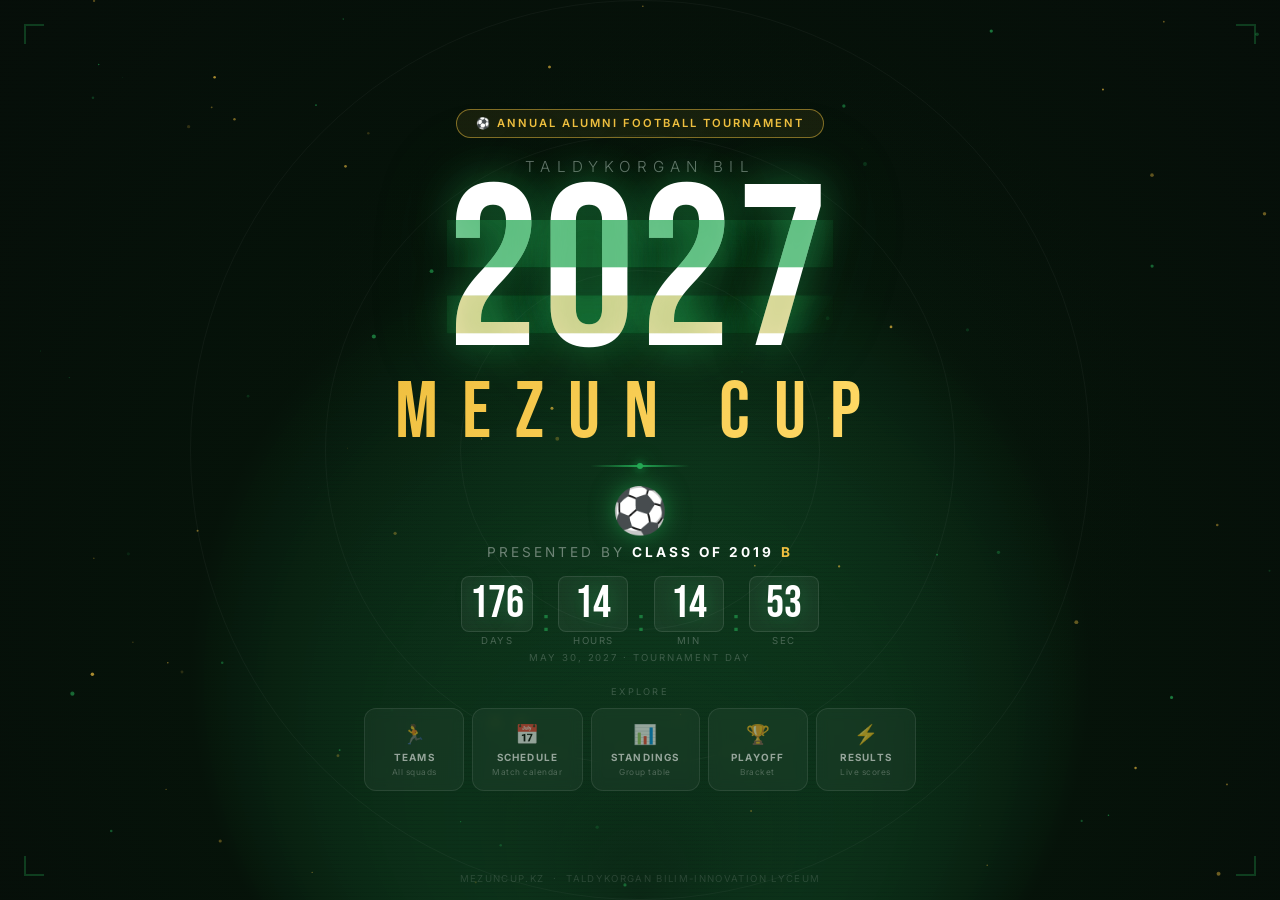
<file: index.html>
<!DOCTYPE html>
<html lang="en">
<head>
  <meta charset="UTF-8" /><meta name="viewport" content="width=device-width, initial-scale=1.0" />
  <title>Mezun Cup 2027 — Taldykorgan BIL</title>
  <style>
    @import url('https://fonts.googleapis.com/css2?family=Bebas+Neue&family=Inter:wght@300;400;600;700&display=swap');
    *, *::before, *::after { margin: 0; padding: 0; box-sizing: border-box; }
    :root { --green: #1a7a3c; --green2: #25a854; --gold: #f0c040; --gold2: #ffd966; --dark: #060d09; --white: #ffffff; }
    html, body { width: 100%; height: 100%; background: var(--dark); color: var(--white); font-family: 'Inter', sans-serif; overflow: hidden; }

    #bg { position: fixed; inset: 0; z-index: 0; }
    .scanlines { position: fixed; inset: 0; z-index: 1; pointer-events: none; background: repeating-linear-gradient(0deg, transparent, transparent 3px, rgba(0,0,0,0.07) 3px, rgba(0,0,0,0.07) 4px); }
    .ring { position: fixed; border-radius: 50%; border: 1px solid rgba(255,255,255,0.04); top: 50%; left: 50%; transform: translate(-50%,-50%); z-index: 1; pointer-events: none; }
    .ring-1 { width: 40vmin; height: 40vmin; animation: ringPulse 5s ease-in-out infinite; }
    .ring-2 { width: 70vmin; height: 70vmin; animation: ringPulse 5s ease-in-out .8s infinite; }
    .ring-3 { width: 100vmin; height: 100vmin; animation: ringPulse 5s ease-in-out 1.6s infinite; }
    @keyframes ringPulse { 0%,100%{opacity:.3;transform:translate(-50%,-50%) scale(1)} 50%{opacity:.7;transform:translate(-50%,-50%) scale(1.03)} }
    .corner { position: fixed; width: 20px; height: 20px; z-index: 3; opacity: .3; }
    .corner::before,.corner::after { content:''; position: absolute; background: var(--green2); }
    .corner::before { width:2px; height:100%; } .corner::after { width:100%; height:2px; }
    .corner.tl{top:1.5rem;left:1.5rem} .corner.tr{top:1.5rem;right:1.5rem;transform:scaleX(-1)}
    .corner.bl{bottom:1.5rem;left:1.5rem;transform:scaleY(-1)} .corner.br{bottom:1.5rem;right:1.5rem;transform:scale(-1)}

    .hero { position: relative; z-index: 2; width: 100vw; height: 100vh; display: flex; flex-direction: column; align-items: center; justify-content: center; text-align: center; padding: 1.5rem; }
    .fade-up { opacity: 0; transform: translateY(24px); animation: fadeUp .8s cubic-bezier(.22,1,.36,1) forwards; }
    @keyframes fadeUp { to { opacity:1; transform:translateY(0); } }

    .badge { display: inline-flex; align-items: center; gap: .5rem; padding: .4rem 1.2rem; border-radius: 2rem; border: 1px solid rgba(240,192,64,.5); background: rgba(240,192,64,.08); color: var(--gold); font-size: .7rem; font-weight: 600; letter-spacing: .18em; text-transform: uppercase; margin-bottom: 1.2rem; position: relative; overflow: hidden; }
    .badge::after { content:''; position:absolute; top:0; left:-100%; width:60%; height:100%; background:linear-gradient(90deg,transparent,rgba(255,255,255,.15),transparent); animation:shimmer 3s ease-in-out infinite; }
    @keyframes shimmer { 0%{left:-100%} 50%,100%{left:150%} }

    .school-name { font-weight: 300; font-size: clamp(.75rem,1.8vw,.95rem); letter-spacing: .4em; text-transform: uppercase; color: rgba(255,255,255,.4); margin-bottom: .4rem; }

    .title-year { font-family: 'Bebas Neue', sans-serif; font-size: clamp(5rem,18vw,15rem); line-height: .82; color: var(--white); letter-spacing: .02em; position: relative; text-shadow: 0 0 40px rgba(37,168,84,.5),0 0 100px rgba(37,168,84,.2); }
    .title-year::before,.title-year::after { content:'2027'; position:absolute; inset:0; font-family:'Bebas Neue',sans-serif; font-size:inherit; line-height:inherit; letter-spacing:inherit; }
    .title-year::before { color:rgba(37,168,84,.6); clip-path:polygon(0 20%,100% 20%,100% 45%,0 45%); animation:glitch-a 4s infinite; }
    .title-year::after  { color:rgba(240,192,64,.4); clip-path:polygon(0 60%,100% 60%,100% 80%,0 80%); animation:glitch-b 4s infinite; }
    @keyframes glitch-a{0%,86%,100%{transform:translate(0);opacity:0}88%{transform:translate(-4px,1px);opacity:1}90%{transform:translate(4px,-1px);opacity:1}92%{transform:translate(-2px,0);opacity:1}94%{transform:translate(0);opacity:0}}
    @keyframes glitch-b{0%,88%,100%{transform:translate(0);opacity:0}90%{transform:translate(5px,2px);opacity:1}92%{transform:translate(-3px,-1px);opacity:1}94%{transform:translate(2px,0);opacity:1}96%{transform:translate(0);opacity:0}}

    .title-cup { font-family:'Bebas Neue',sans-serif; font-size:clamp(1.8rem,7vw,5rem); letter-spacing:.3em; line-height:1; margin-top:.1rem; background:linear-gradient(135deg,var(--gold) 0%,var(--gold2) 50%,var(--gold) 100%); background-size:200% auto; -webkit-background-clip:text; -webkit-text-fill-color:transparent; background-clip:text; animation:fadeUp .8s cubic-bezier(.22,1,.36,1) .4s forwards, goldShine 3s linear 1s infinite; opacity:0; }
    @keyframes goldShine{0%{background-position:0% center}100%{background-position:200% center}}

    .divider { width:clamp(50px,10vw,100px); height:2px; margin:.8rem auto; background:linear-gradient(90deg,transparent,var(--green2),transparent); position:relative; }
    .divider::before { content:''; position:absolute; top:50%; left:50%; transform:translate(-50%,-50%); width:6px; height:6px; border-radius:50%; background:var(--green2); box-shadow:0 0 8px var(--green2),0 0 20px var(--green2); }

    .ball-wrap { margin:.2rem 0 .4rem; }
    .ball { font-size:clamp(1.6rem,3.5vw,2.8rem); display:inline-block; animation:ballFloat 3s ease-in-out infinite; filter:drop-shadow(0 0 12px rgba(37,168,84,.6)); }
    @keyframes ballFloat{0%,100%{transform:translateY(0) rotate(0deg)}50%{transform:translateY(-8px) rotate(180deg)}}

    .presents-wrap { display:flex; align-items:center; justify-content:center; gap:.8rem; margin-bottom:.2rem; }
    .presents-line { flex:1; max-width:70px; height:1px; background:linear-gradient(90deg,transparent,rgba(255,255,255,.2)); }
    .presents-line.right { background:linear-gradient(270deg,transparent,rgba(255,255,255,.2)); }
    .presents-text { font-size:clamp(.6rem,1.6vw,.85rem); letter-spacing:.22em; text-transform:uppercase; color:rgba(255,255,255,.4); white-space:nowrap; }
    .presents-text strong { color:var(--white); font-weight:700; }
    .presents-text .class-b { color:var(--gold); font-weight:700; }

    /* ── COUNTDOWN ── */
    .countdown-wrap { margin-top:.8rem; margin-bottom:.6rem; }
    .countdown { display:flex; gap:.6rem; justify-content:center; align-items:flex-end; }
    .cd-block { display:flex; flex-direction:column; align-items:center; gap:.2rem; }
    .cd-num {
      font-family:'Bebas Neue',sans-serif; font-size:clamp(1.4rem,4vw,2.8rem);
      background:rgba(255,255,255,.05); border:1px solid rgba(255,255,255,.1);
      border-radius:8px; padding:.15rem .5rem; min-width:clamp(42px,7vw,70px);
      text-align:center; line-height:1.1; color:var(--white);
      text-shadow:0 0 20px rgba(37,168,84,.4);
    }
    .cd-label { font-size:clamp(.45rem,.9vw,.6rem); letter-spacing:.15em; text-transform:uppercase; color:rgba(255,255,255,.25); }
    .cd-sep { font-family:'Bebas Neue',sans-serif; font-size:clamp(1.2rem,3vw,2rem); color:rgba(37,168,84,.6); margin-bottom:.3rem; }
    .cd-date { font-size:.6rem; letter-spacing:.2em; text-transform:uppercase; color:rgba(255,255,255,.2); margin-top:.4rem; }

    /* ── NAV CARDS ── */
    .nav-section { margin-top:.8rem; width:100%; max-width:820px; }
    .nav-label { font-size:.58rem; letter-spacing:.25em; text-transform:uppercase; color:rgba(255,255,255,.2); margin-bottom:.7rem; }
    .nav-cards { display:flex; flex-wrap:wrap; gap:.5rem; justify-content:center; }
    .nav-card { display:flex; flex-direction:column; align-items:center; gap:.3rem; padding:.8rem 1.2rem; border-radius:12px; border:1px solid rgba(255,255,255,.09); background:rgba(255,255,255,.04); backdrop-filter:blur(6px); color:rgba(255,255,255,.55); text-decoration:none; min-width:100px; transition:border-color .25s,background .25s,transform .2s,color .25s; }
    .nav-card:hover { border-color:rgba(240,192,64,.5); background:rgba(240,192,64,.07); color:var(--white); transform:translateY(-3px); }
    .nav-card .card-icon { font-size:1.2rem; }
    .nav-card .card-label { font-size:.62rem; font-weight:700; letter-spacing:.12em; text-transform:uppercase; }
    .nav-card .card-sub { font-size:.52rem; letter-spacing:.06em; color:rgba(255,255,255,.25); }
    .nav-card:hover .card-sub { color:rgba(240,192,64,.6); }

    .bottom-bar { position:fixed; bottom:1rem; left:0; right:0; text-align:center; font-size:.6rem; letter-spacing:.14em; color:rgba(255,255,255,.13); text-transform:uppercase; z-index:3; }
  </style>
</head>
<body>
  <canvas id="bg"></canvas>
  <div class="scanlines"></div>
  <div class="ring ring-1"></div><div class="ring ring-2"></div><div class="ring ring-3"></div>
  <div class="corner tl"></div><div class="corner tr"></div><div class="corner bl"></div><div class="corner br"></div>

  <section class="hero">
    <div class="fade-up" style="animation-delay:.1s"><div class="badge">⚽ Annual Alumni Football Tournament</div></div>
    <p class="school-name fade-up" style="animation-delay:.2s">Taldykorgan BIL</p>
    <div class="title-year fade-up" style="animation-delay:.3s">2027</div>
    <div class="title-cup">MEZUN&nbsp;CUP</div>
    <div class="divider fade-up" style="animation-delay:.5s"></div>
    <div class="ball-wrap fade-up" style="animation-delay:.55s"><span class="ball">⚽</span></div>
    <div class="presents-wrap fade-up" style="animation-delay:.6s">
      <span class="presents-line"></span>
      <span class="presents-text">Presented by <strong>Class of 2019</strong> <span class="class-b">B</span></span>
      <span class="presents-line right"></span>
    </div>

    <!-- COUNTDOWN -->
    <div class="countdown-wrap fade-up" style="animation-delay:.68s">
      <div class="countdown">
        <div class="cd-block"><div class="cd-num" id="cd-d">000</div><div class="cd-label">Days</div></div>
        <div class="cd-sep">:</div>
        <div class="cd-block"><div class="cd-num" id="cd-h">00</div><div class="cd-label">Hours</div></div>
        <div class="cd-sep">:</div>
        <div class="cd-block"><div class="cd-num" id="cd-m">00</div><div class="cd-label">Min</div></div>
        <div class="cd-sep">:</div>
        <div class="cd-block"><div class="cd-num" id="cd-s">00</div><div class="cd-label">Sec</div></div>
      </div>
      <div class="cd-date">May 30, 2027 · Tournament day</div>
    </div>

    <div class="nav-section fade-up" style="animation-delay:.78s">
      <div class="nav-label">Explore</div>
      <div class="nav-cards">
        <a class="nav-card" href="teams.html"><span class="card-icon">🏃</span><span class="card-label">Teams</span><span class="card-sub">All squads</span></a>
        <a class="nav-card" href="schedule.html"><span class="card-icon">📅</span><span class="card-label">Schedule</span><span class="card-sub">Match calendar</span></a>
        <a class="nav-card" href="standings.html"><span class="card-icon">📊</span><span class="card-label">Standings</span><span class="card-sub">Group table</span></a>
        <a class="nav-card" href="bracket.html"><span class="card-icon">🏆</span><span class="card-label">Playoff</span><span class="card-sub">Bracket</span></a>
        <a class="nav-card" href="results.html"><span class="card-icon">⚡</span><span class="card-label">Results</span><span class="card-sub">Live scores</span></a>
      </div>
    </div>
  </section>

  <div class="bottom-bar">mezuncup.kz &nbsp;·&nbsp; Taldykorgan Bilim-Innovation Lyceum</div>

  <script>
    /* ── COUNTDOWN ── */
    const target = new Date('2027-05-30T09:00:00');
    function tick() {
      const diff = target - Date.now();
      if (diff <= 0) { document.querySelector('.countdown').innerHTML = '<span style="color:var(--gold);font-family:Bebas Neue,sans-serif;font-size:2rem;letter-spacing:.1em">TOURNAMENT DAY! 🏆</span>'; return; }
      const d = Math.floor(diff / 86400000);
      const h = Math.floor((diff % 86400000) / 3600000);
      const m = Math.floor((diff % 3600000) / 60000);
      const s = Math.floor((diff % 60000) / 1000);
      document.getElementById('cd-d').textContent = String(d).padStart(3,'0');
      document.getElementById('cd-h').textContent = String(h).padStart(2,'0');
      document.getElementById('cd-m').textContent = String(m).padStart(2,'0');
      document.getElementById('cd-s').textContent = String(s).padStart(2,'0');
    }
    tick(); setInterval(tick, 1000);

    /* ── CANVAS ── */
    const canvas = document.getElementById('bg'), ctx = canvas.getContext('2d');
    let W, H;
    function resize(){ W = canvas.width = innerWidth; H = canvas.height = innerHeight; }
    resize(); window.addEventListener('resize', resize);
    const particles = Array.from({length:90},()=>({x:Math.random()*innerWidth,y:Math.random()*innerHeight,r:Math.random()*1.8+.3,vx:(Math.random()-.5)*.4,vy:-(Math.random()*.5+.1),alpha:Math.random()*.6+.1,color:Math.random()>.5?'37,168,84':'240,192,64'}));
    const spot={x:W*.5,y:H*.5,tx:W*.5,ty:H*.5}; let st=0;
    function ms(){spot.tx=W*(.25+Math.random()*.5);spot.ty=H*(.2+Math.random()*.6);} ms();
    const stars=[];
    setInterval(()=>stars.push({x:Math.random()*W,y:0,len:Math.random()*120+60,speed:Math.random()*6+4,angle:Math.PI/4+(Math.random()-.5)*.3,alpha:1}),2800);
    function draw(){
      requestAnimationFrame(draw); ctx.clearRect(0,0,W,H);
      const bg=ctx.createRadialGradient(W/2,H,0,W/2,H/2,H);
      bg.addColorStop(0,'rgba(26,122,60,0.25)'); bg.addColorStop(.5,'rgba(6,20,10,0.95)'); bg.addColorStop(1,'rgba(6,13,9,1)');
      ctx.fillStyle=bg; ctx.fillRect(0,0,W,H);
      spot.x+=(spot.tx-spot.x)*.008; spot.y+=(spot.ty-spot.y)*.008; st+=.005; if(st>1){st=0;ms();}
      const sp=ctx.createRadialGradient(spot.x,spot.y,0,spot.x,spot.y,H*.55);
      sp.addColorStop(0,'rgba(37,168,84,0.07)'); sp.addColorStop(.4,'rgba(37,168,84,0.03)'); sp.addColorStop(1,'transparent');
      ctx.fillStyle=sp; ctx.fillRect(0,0,W,H);
      for(const p of particles){p.x+=p.vx;p.y+=p.vy;if(p.y<-10||p.x<-10||p.x>W+10){p.x=Math.random()*W;p.y=H+5;}ctx.beginPath();ctx.arc(p.x,p.y,p.r,0,Math.PI*2);ctx.fillStyle=`rgba(${p.color},${p.alpha})`;ctx.fill();}
      for(let i=stars.length-1;i>=0;i--){const s=stars[i];s.x+=Math.cos(s.angle)*s.speed;s.y+=Math.sin(s.angle)*s.speed;s.alpha-=.018;if(s.alpha<=0){stars.splice(i,1);continue;}ctx.save();ctx.globalAlpha=s.alpha;ctx.strokeStyle='rgba(240,220,120,0.9)';ctx.lineWidth=1.5;ctx.beginPath();ctx.moveTo(s.x,s.y);ctx.lineTo(s.x-Math.cos(s.angle)*s.len,s.y-Math.sin(s.angle)*s.len);ctx.stroke();ctx.restore();}
    }
    requestAnimationFrame(draw);
  </script>
</body>
</html>
</file>
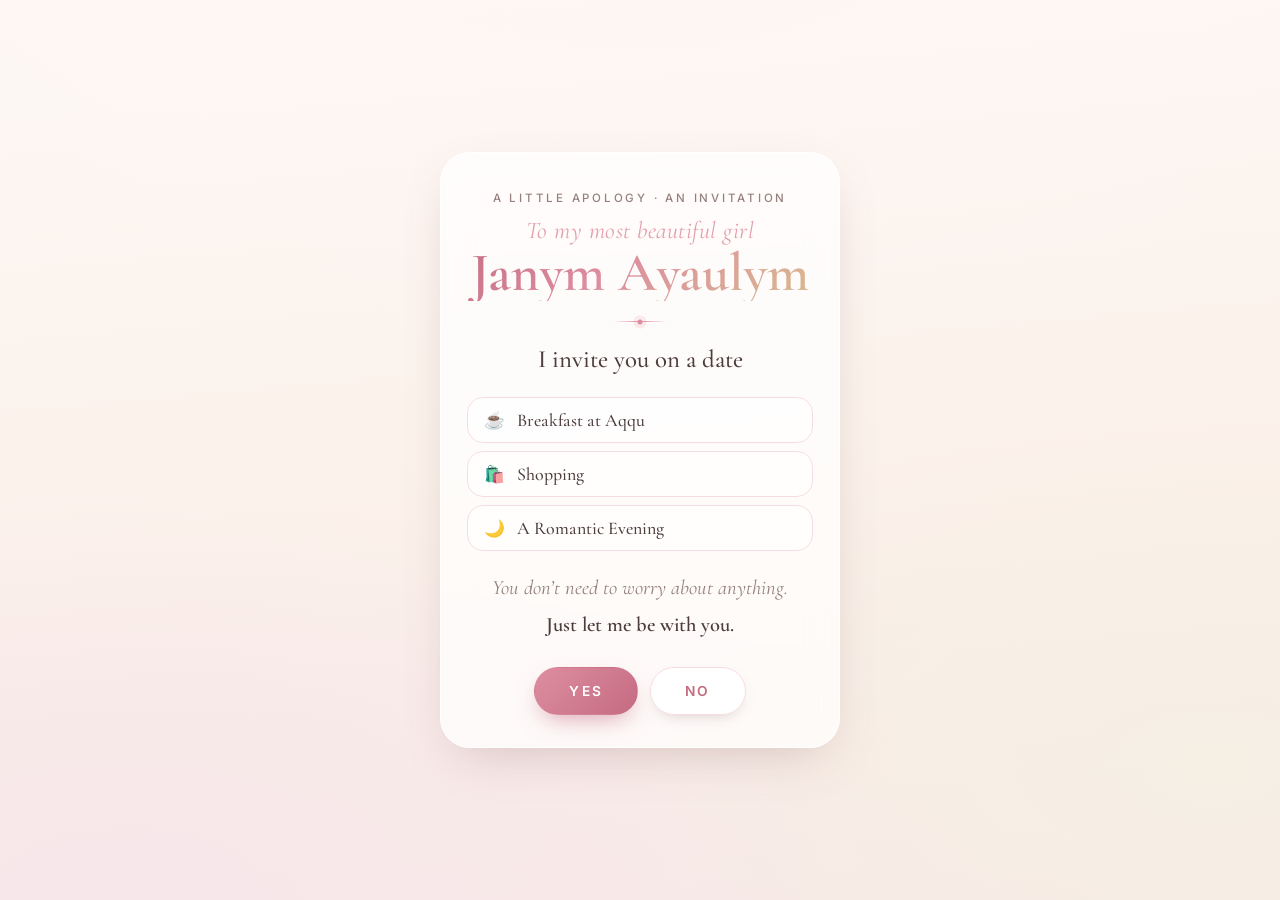
<file: ayaulym/index.html>
<!DOCTYPE html>
<html lang="en">
<head>
<meta charset="UTF-8" />
<meta name="viewport" content="width=device-width, initial-scale=1.0, maximum-scale=1.0, user-scalable=no, viewport-fit=cover" />
<meta name="theme-color" content="#fdf8f4" />
<title>For Ayaulym 💗</title>
<link rel="preconnect" href="https://fonts.googleapis.com">
<link rel="preconnect" href="https://fonts.gstatic.com" crossorigin>
<link href="https://fonts.googleapis.com/css2?family=Cormorant+Garamond:ital,wght@0,400;0,500;0,600;1,400&family=Inter:wght@400;500;600&display=swap" rel="stylesheet">
<style>
  *, *::before, *::after { margin:0; padding:0; box-sizing:border-box; -webkit-tap-highlight-color: transparent; }

  :root{
    --bg:      #fdf8f5;
    --bg2:     #f7e9e6;
    --bg3:     #fbf1ea;
    --ink:     #4d3c3c;
    --ink-soft:#95807e;
    --rose:    #dd8ea0;
    --rose-dp: #c56b81;
    --rose-lt: #f6dde2;
    --gold:    #d8b98f;
    --card:    rgba(255,255,255,.72);
    --shadow:  0 18px 50px -18px rgba(140,96,96,.35);
  }

  html, body { height:100%; }

  body{
    font-family:'Inter', -apple-system, BlinkMacSystemFont, sans-serif;
    color:var(--ink);
    background:
      radial-gradient(120% 80% at 50% -10%, #fff6f2 0%, transparent 60%),
      radial-gradient(90%  70% at 10% 100%, #f7e6ea 0%, transparent 65%),
      radial-gradient(90%  70% at 95% 85%,  #f6efe4 0%, transparent 60%),
      linear-gradient(175deg, var(--bg) 0%, var(--bg3) 55%, var(--bg2) 100%);
    background-attachment: fixed;
    overflow-x:hidden;
    overscroll-behavior:none;
    min-height:100dvh;
  }

  /* ─────────────  LAYOUT  ───────────── */
  .stage{
    position:relative;
    z-index:2;
    min-height:100dvh;
    display:flex;
    align-items:center;
    justify-content:center;
    padding:
      calc(env(safe-area-inset-top) + 28px)
      20px
      calc(env(safe-area-inset-bottom) + 28px);
  }

  /* ─────────────  CARD  ───────────── */
  .card{
    width:100%;
    max-width:400px;
    background:var(--card);
    -webkit-backdrop-filter: blur(14px);
    backdrop-filter: blur(14px);
    border:1px solid rgba(255,255,255,.85);
    border-radius:30px;
    box-shadow:var(--shadow);
    padding:38px 26px 32px;
    text-align:center;
    animation: cardIn 1s cubic-bezier(.22,1,.36,1) both;
  }
  @keyframes cardIn{
    from{ opacity:0; transform:translateY(26px) scale(.97); }
    to  { opacity:1; transform:none; }
  }

  .card.leaving{
    animation: cardOut .55s cubic-bezier(.4,0,.2,1) forwards;
    pointer-events:none;
  }
  @keyframes cardOut{
    to{ opacity:0; transform:translateY(-18px) scale(.94); filter:blur(4px); }
  }

  /* ─────────────  TYPE  ───────────── */
  .eyebrow{
    font-size:.72rem;
    letter-spacing:.24em;
    text-transform:uppercase;
    color:var(--ink-soft);
    font-weight:500;
    margin-bottom:14px;
    animation: rise .8s ease-out .15s both;
  }

  .name{
    font-family:'Cormorant Garamond', Georgia, serif;
    font-size:clamp(2.5rem, 12vw, 3.4rem);
    font-weight:600;
    line-height:1.02;
    letter-spacing:.005em;
    background:linear-gradient(135deg, var(--rose-dp) 0%, var(--rose) 45%, var(--gold) 100%);
    -webkit-background-clip:text;
    background-clip:text;
    -webkit-text-fill-color:transparent;
    animation: rise .8s ease-out .25s both;
  }
  .name small{
    display:block;
    font-size:.44em;
    font-style:italic;
    font-weight:400;
    letter-spacing:.02em;
    -webkit-text-fill-color:var(--rose);
    margin-bottom:2px;
    opacity:.85;
  }

  .rule{
    width:54px; height:1px;
    margin:20px auto;
    background:linear-gradient(90deg, transparent, var(--rose) 50%, transparent);
    position:relative;
    animation: rise .8s ease-out .35s both;
  }
  .rule::after{
    content:'';
    position:absolute; left:50%; top:50%;
    width:5px; height:5px; border-radius:50%;
    background:var(--rose);
    transform:translate(-50%,-50%);
    box-shadow:0 0 0 4px rgba(221,142,160,.16);
  }

  .invite{
    font-family:'Cormorant Garamond', Georgia, serif;
    font-size:clamp(1.28rem, 5.4vw, 1.55rem);
    line-height:1.4;
    color:var(--ink);
    font-weight:500;
    animation: rise .8s ease-out .45s both;
  }

  /* ─────────────  PLAN CHIPS  ───────────── */
  .plan{
    display:flex;
    flex-direction:column;
    gap:8px;
    margin:20px 0 22px;
    animation: rise .8s ease-out .55s both;
  }
  .plan-item{
    display:flex;
    align-items:center;
    gap:12px;
    padding:11px 16px;
    border-radius:16px;
    background:rgba(255,255,255,.66);
    border:1px solid var(--rose-lt);
    text-align:left;
  }
  .plan-item .ic{ font-size:1.05rem; line-height:1; filter:saturate(.9); }
  .plan-item .tx{
    font-family:'Cormorant Garamond', Georgia, serif;
    font-size:1.12rem;
    font-weight:500;
    color:var(--ink);
  }

  .closing{
    font-family:'Cormorant Garamond', Georgia, serif;
    font-size:clamp(1.1rem, 4.6vw, 1.28rem);
    line-height:1.5;
    color:var(--ink-soft);
    font-style:italic;
    animation: rise .8s ease-out .62s both;
  }
  .closing b{
    display:block;
    font-style:normal;
    font-weight:600;
    color:var(--ink);
    margin-top:6px;
  }

  @keyframes rise{
    from{ opacity:0; transform:translateY(14px); }
    to  { opacity:1; transform:none; }
  }

  /* ─────────────  BUTTONS  ───────────── */
  .actions{
    display:flex;
    gap:12px;
    justify-content:center;
    align-items:center;
    margin-top:26px;
    animation: rise .8s ease-out .72s both;
  }

  .btn{
    font-family:'Inter', sans-serif;
    font-size:.86rem;
    font-weight:600;
    letter-spacing:.16em;
    text-transform:uppercase;
    padding:15px 34px;
    border-radius:999px;
    border:1px solid transparent;
    cursor:pointer;
    transition: transform .18s cubic-bezier(.34,1.56,.64,1), box-shadow .22s ease;
    touch-action:manipulation;
    user-select:none;
    -webkit-user-select:none;
  }

  .btn-yes{
    color:#fff;
    background:linear-gradient(135deg, var(--rose) 0%, var(--rose-dp) 100%);
    box-shadow:0 10px 24px -8px rgba(197,107,129,.65);
  }
  .btn-yes:active{ transform:scale(.95); }
  .btn-yes::after{
    content:'';
    position:absolute;
  }

  .btn-no{
    color:var(--rose-dp);
    background:rgba(255,255,255,.9);
    border-color:var(--rose-lt);
    box-shadow:0 6px 16px -8px rgba(140,96,96,.4);
    transition: left .28s cubic-bezier(.34,1.4,.64,1), top .28s cubic-bezier(.34,1.4,.64,1);
    will-change:left, top;
  }

  #noSlot{ display:none; }

  /* ─────────────  REVEAL  ───────────── */
  .reveal{
    display:none;
    width:100%;
    max-width:400px;
    text-align:center;
  }
  .reveal.show{ display:block; }

  .bouquet{
    width:min(76vw, 290px);
    height:auto;
    margin:0 auto 6px;
    display:block;
    filter:drop-shadow(0 22px 34px rgba(160,105,120,.3));
    animation: bloom 1s cubic-bezier(.22,1,.36,1) both, sway 6s ease-in-out 1s infinite;
  }
  @keyframes bloom{
    from{ opacity:0; transform:scale(.7) translateY(24px) rotate(-5deg); }
    to  { opacity:1; transform:none; }
  }
  @keyframes sway{
    0%,100%{ transform:translateY(0) rotate(0deg); }
    50%    { transform:translateY(-9px) rotate(1.4deg); }
  }

  .reveal-title{
    font-family:'Cormorant Garamond', Georgia, serif;
    font-size:clamp(2rem, 9vw, 2.6rem);
    font-weight:600;
    line-height:1.1;
    background:linear-gradient(135deg, var(--rose-dp), var(--rose) 50%, var(--gold));
    -webkit-background-clip:text; background-clip:text;
    -webkit-text-fill-color:transparent;
    animation: rise .8s ease-out .35s both;
  }
  .reveal-title .emoji{
    -webkit-text-fill-color:initial;
    background:none;
  }
  .reveal-sub{
    font-family:'Cormorant Garamond', Georgia, serif;
    font-style:italic;
    font-size:1.15rem;
    line-height:1.5;
    color:var(--ink-soft);
    margin-top:12px;
    animation: rise .8s ease-out .5s both;
  }
  .reveal-sub b{
    display:block;
    font-style:normal;
    color:var(--ink);
    font-weight:600;
    margin-top:8px;
  }

  /* ─────────────  FALLING HEARTS  ───────────── */
  #petals, #hearts{
    position:fixed;
    inset:0;
    pointer-events:none;
    overflow:hidden;
  }
  #petals{ z-index:1; }
  #hearts{ z-index:3; }

  .fall{
    position:absolute;
    top:-12vh;
    animation-name: fall;
    animation-timing-function: linear;
    animation-iteration-count:1;
  }
  .fall svg{ width:100%; height:100%; display:block; }

  @keyframes fall{
    0%  { transform:translate3d(0,0,0) rotate(0deg); }
    100%{ transform:translate3d(var(--dx,0px), 118vh, 0) rotate(var(--rot,360deg)); }
  }

  @media (prefers-reduced-motion: reduce){
    *{ animation-duration:.01ms !important; animation-iteration-count:1 !important; }
  }
</style>
</head>
<body>

<div id="petals"></div>
<div id="hearts"></div>

<div class="stage">

  <!-- ══════════ INVITATION ══════════ -->
  <div class="card" id="card">
    <p class="eyebrow">A little apology · An invitation</p>

    <h1 class="name">
      <small>To my most beautiful girl</small>
      Janym Ayaulym
    </h1>

    <div class="rule"></div>

    <p class="invite">I invite you on a date</p>

    <div class="plan">
      <div class="plan-item"><span class="ic">☕</span><span class="tx">Breakfast at Aqqu</span></div>
      <div class="plan-item"><span class="ic">🛍️</span><span class="tx">Shopping</span></div>
      <div class="plan-item"><span class="ic">🌙</span><span class="tx">A Romantic Evening</span></div>
    </div>

    <p class="closing">
      You don’t need to worry about anything.
      <b>Just let me be with you.</b>
    </p>

    <div class="actions">
      <button class="btn btn-yes" id="yesBtn" type="button">Yes</button>
      <span id="noSlot"></span>
      <button class="btn btn-no" id="noBtn" type="button">No</button>
    </div>
  </div>

  <!-- ══════════ REVEAL ══════════ -->
  <div class="reveal" id="reveal">

    <svg class="bouquet" viewBox="0 0 400 470" xmlns="http://www.w3.org/2000/svg" aria-label="A bouquet of roses">
      <defs>
        <radialGradient id="roseShade" cx="34%" cy="28%" r="78%">
          <stop offset="0%"   stop-color="#ffffff" stop-opacity=".30"/>
          <stop offset="52%"  stop-color="#ffffff" stop-opacity="0"/>
          <stop offset="100%" stop-color="#7a3245" stop-opacity=".20"/>
        </radialGradient>

        <symbol id="rose" viewBox="-50 -50 100 100">
          <circle r="47" fill="currentColor"/>
          <circle r="47" fill="url(#roseShade)"/>
          <path d="M0,-28 A28,28 0 1,1 -20,-20 A23,23 0 1,0 15,15 A17,17 0 1,1 -9,11 A11,11 0 1,0 7,-3"
                fill="none" stroke="rgba(255,255,255,.58)" stroke-width="3.4"
                stroke-linecap="round" stroke-linejoin="round"/>
          <path d="M-47,-10 Q-30,-4 -22,-16 M12,-45 Q10,-28 26,-24 M28,38 Q18,26 34,16 M-30,36 Q-20,22 -36,14"
                fill="none" stroke="rgba(90,40,55,.09)" stroke-width="2.4" stroke-linecap="round"/>
        </symbol>

        <linearGradient id="wrapL" x1="0" y1="0" x2="1" y2="1">
          <stop offset="0%"  stop-color="#fbeee6"/>
          <stop offset="100%" stop-color="#efd9cd"/>
        </linearGradient>
        <linearGradient id="wrapR" x1="1" y1="0" x2="0" y2="1">
          <stop offset="0%"  stop-color="#f8e6dd"/>
          <stop offset="100%" stop-color="#e6cbbe"/>
        </linearGradient>
        <linearGradient id="wrapC" x1="0" y1="0" x2="0" y2="1">
          <stop offset="0%"  stop-color="#fffaf6"/>
          <stop offset="100%" stop-color="#f4e2d8"/>
        </linearGradient>
        <linearGradient id="leafG" x1="0" y1="0" x2="1" y2="1">
          <stop offset="0%"  stop-color="#9dbb92"/>
          <stop offset="100%" stop-color="#6f9169"/>
        </linearGradient>
      </defs>

      <!-- stems -->
      <g stroke="#7d9c74" stroke-width="5" stroke-linecap="round" fill="none" opacity=".95">
        <path d="M168,238 Q176,340 196,442"/>
        <path d="M200,232 Q200,340 200,444"/>
        <path d="M234,238 Q226,340 205,442"/>
        <path d="M140,252 Q160,344 192,440"/>
        <path d="M262,252 Q242,344 209,440"/>
      </g>

      <!-- leaves -->
      <g fill="url(#leafG)">
        <path d="M120,244 Q78,236 62,196 Q108,190 128,222 Z"/>
        <path d="M280,244 Q322,236 338,196 Q292,190 272,222 Z"/>
        <path d="M104,290 Q66,296 48,264 Q88,250 108,272 Z"/>
        <path d="M296,290 Q334,296 352,264 Q312,250 292,272 Z"/>
      </g>
      <g stroke="rgba(255,255,255,.3)" stroke-width="1.6" fill="none">
        <path d="M124,236 Q96,220 68,199"/>
        <path d="M276,236 Q304,220 332,199"/>
      </g>

      <!-- roses -->
      <use href="#rose" x="90"  y="168" width="60" height="60" color="#e9a4b3"/>
      <use href="#rose" x="250" y="168" width="60" height="60" color="#e9a4b3"/>
      <use href="#rose" x="106" y="112" width="76" height="76" color="#dd8ea0"/>
      <use href="#rose" x="218" y="112" width="76" height="76" color="#d97e93"/>
      <use href="#rose" x="140" y="160" width="70" height="70" color="#e4919f"/>
      <use href="#rose" x="192" y="160" width="70" height="70" color="#cf7288"/>
      <use href="#rose" x="158" y="66"  width="86" height="86" color="#e08c9e"/>

      <!-- wrap -->
      <path d="M92,242 Q152,272 208,288 L200,452 Z"  fill="url(#wrapL)"/>
      <path d="M308,242 Q248,272 192,288 L200,452 Z" fill="url(#wrapR)"/>
      <path d="M138,256 Q200,290 262,256 L200,452 Z" fill="url(#wrapC)"/>

      <!-- ribbon -->
      <g>
        <path d="M200,362 Q166,340 156,362 Q166,384 200,366 Z" fill="#dd8ea0"/>
        <path d="M200,362 Q234,340 244,362 Q234,384 200,366 Z" fill="#d47f95"/>
        <path d="M198,368 Q184,398 172,412" stroke="#dd8ea0" stroke-width="6" fill="none" stroke-linecap="round"/>
        <path d="M204,368 Q218,398 230,412" stroke="#d47f95" stroke-width="6" fill="none" stroke-linecap="round"/>
        <circle cx="200" cy="364" r="8" fill="#c56b81"/>
      </g>
    </svg>

    <h2 class="reveal-title">You said Yes <span class="emoji">💗</span></h2>
    <p class="reveal-sub">
      Thank you, janym. I’ll make every minute of it perfect.
      <b>See you soon, Ayaulym.</b>
    </p>
  </div>

</div>

<script>
(function(){
  'use strict';

  var card   = document.getElementById('card');
  var reveal = document.getElementById('reveal');
  var yesBtn = document.getElementById('yesBtn');
  var noBtn  = document.getElementById('noBtn');
  var noSlot = document.getElementById('noSlot');
  var heartsLayer = document.getElementById('hearts');
  var petalsLayer = document.getElementById('petals');

  /* ══════════════════════════════════════
     RUNAWAY  "NO"  BUTTON
  ══════════════════════════════════════ */
  var detached = false;
  var lastFlee = 0;

  function vw(){ return (window.visualViewport && window.visualViewport.width)  || window.innerWidth; }
  function vh(){ return (window.visualViewport && window.visualViewport.height) || window.innerHeight; }

  function detach(){
    if (detached) return;
    var r = noBtn.getBoundingClientRect();

    // keep the row from collapsing
    noSlot.style.display = 'inline-block';
    noSlot.style.width   = r.width + 'px';
    noSlot.style.height  = r.height + 'px';

    // the card uses backdrop-filter, which would make it the containing block
    // for a fixed child — so move the button out to <body> before going fixed
    document.body.appendChild(noBtn);

    noBtn.style.position = 'fixed';
    noBtn.style.margin   = '0';
    noBtn.style.zIndex   = '40';
    noBtn.style.width    = r.width  + 'px';
    noBtn.style.height   = r.height + 'px';
    noBtn.style.left     = r.left   + 'px';
    noBtn.style.top      = r.top    + 'px';
    detached = true;
  }

  function overlaps(x, y, w, h, rect, pad){
    return !(x + w + pad < rect.left ||
             x - pad > rect.right   ||
             y + h + pad < rect.top ||
             y - pad > rect.bottom);
  }

  function flee(){
    var now = Date.now();
    if (now - lastFlee < 90) return;   // small cooldown so it glides, not jitters
    lastFlee = now;

    detach();

    var w = noBtn.offsetWidth;
    var h = noBtn.offsetHeight;
    var W = vw(), H = vh();
    var m = 16;                                   // screen margin
    var topSafe = 28;                             // stay clear of the notch
    var maxX = Math.max(m, W - w - m);
    var maxY = Math.max(topSafe, H - h - m);

    var yesRect = yesBtn.getBoundingClientRect();
    var x, y, tries = 0;

    do {
      x = m + Math.random() * (maxX - m);
      y = topSafe + Math.random() * (maxY - topSafe);
      tries++;
    } while (tries < 30 && overlaps(x, y, w, h, yesRect, 26));

    noBtn.style.left = x + 'px';
    noBtn.style.top  = y + 'px';
  }

  // direct interaction
  ['mouseenter','mouseover','pointerenter','pointerdown','focus'].forEach(function(evt){
    noBtn.addEventListener(evt, flee);
  });
  noBtn.addEventListener('touchstart', function(e){ e.preventDefault(); flee(); }, { passive:false });
  noBtn.addEventListener('click', function(e){ e.preventDefault(); flee(); });

  // proximity — it runs before the finger/cursor even lands
  function near(px, py, radius){
    var r = noBtn.getBoundingClientRect();
    var cx = Math.max(r.left, Math.min(px, r.right));
    var cy = Math.max(r.top,  Math.min(py, r.bottom));
    var dx = px - cx, dy = py - cy;
    return (dx*dx + dy*dy) < radius*radius;
  }

  document.addEventListener('mousemove', function(e){
    if (near(e.clientX, e.clientY, 85)) flee();
  }, { passive:true });

  document.addEventListener('touchmove', function(e){
    var t = e.touches[0];
    if (t && near(t.clientX, t.clientY, 70)) flee();
  }, { passive:true });

  // keep it on screen if the viewport changes
  window.addEventListener('resize', function(){
    if (!detached) return;
    var W = vw(), H = vh();
    var x = Math.min(parseFloat(noBtn.style.left) || 0, W - noBtn.offsetWidth - 16);
    var y = Math.min(parseFloat(noBtn.style.top)  || 0, H - noBtn.offsetHeight - 16);
    noBtn.style.left = Math.max(16, x) + 'px';
    noBtn.style.top  = Math.max(28, y) + 'px';
  });

  /* ══════════════════════════════════════
     FALLING  HEARTS  &  PETALS
  ══════════════════════════════════════ */
  var HEART = 'M16,29 C16,29 0,18.5 0,8.8 C0,3.9 3.9,0 8.8,0 C12,0 14.8,1.7 16,4.3 C17.2,1.7 20,0 23.2,0 C28.1,0 32,3.9 32,8.8 C32,18.5 16,29 16,29 Z';
  var PETAL = 'M16,0 C26,7 30,17 22,25 C15,32 4,29 1,20 C-2,11 6,4 16,0 Z';

  var heartColors = ['#dd8ea0','#e9a4b3','#c56b81','#f0b8c2','#d8b98f','#e3899e'];
  var petalColors = ['#f4dde2','#f7e6dd','#efd3da','#f9ece4'];

  function drop(layer, path, colors, opts){
    var el = document.createElement('div');
    var size = opts.min + Math.random() * (opts.max - opts.min);
    var color = colors[(Math.random() * colors.length) | 0];

    el.className = 'fall';
    el.style.left            = (Math.random() * 100) + 'vw';
    el.style.width           = size + 'px';
    el.style.height          = size + 'px';
    el.style.opacity         = opts.opacity();
    el.style.animationDuration = (opts.dur + Math.random() * opts.durVar) + 's';
    el.style.animationDelay    = (-Math.random() * 2) + 's';
    el.style.setProperty('--dx',  ((Math.random() - .5) * opts.drift) + 'px');
    el.style.setProperty('--rot', ((Math.random() - .5) * 720) + 'deg');
    el.innerHTML = '<svg viewBox="0 0 32 ' + (path === HEART ? '29' : '32') + '"><path d="' + path + '" fill="' + color + '"/></svg>';

    layer.appendChild(el);
    setTimeout(function(){ el.remove(); }, (opts.dur + opts.durVar + 2) * 1000);
  }

  // gentle ambient petals from the very start
  function petal(){
    drop(petalsLayer, PETAL, petalColors, {
      min:8, max:17, dur:11, durVar:8, drift:120,
      opacity:function(){ return .25 + Math.random() * .3; }
    });
  }
  for (var i = 0; i < 8; i++) setTimeout(petal, i * 900);
  setInterval(petal, 1600);

  /* ══════════════════════════════════════
     "YES"
  ══════════════════════════════════════ */
  var answered = false;

  yesBtn.addEventListener('click', function(){
    if (answered) return;
    answered = true;

    if (navigator.vibrate) { try { navigator.vibrate([18, 40, 18]); } catch(e){} }

    // the "no" button gives up
    noBtn.style.transition = 'opacity .35s ease, transform .35s ease';
    noBtn.style.opacity    = '0';
    noBtn.style.transform  = 'scale(.7)';
    setTimeout(function(){ noBtn.style.display = 'none'; }, 380);

    card.classList.add('leaving');

    setTimeout(function(){
      card.style.display = 'none';
      reveal.classList.add('show');
    }, 520);

    // burst of hearts
    function heart(){
      drop(heartsLayer, HEART, heartColors, {
        min:12, max:30, dur:5, durVar:5, drift:180,
        opacity:function(){ return .55 + Math.random() * .45; }
      });
    }
    for (var j = 0; j < 26; j++) setTimeout(heart, j * 90);
    setInterval(heart, 340);
  });

})();
</script>
</body>
</html>
</file>
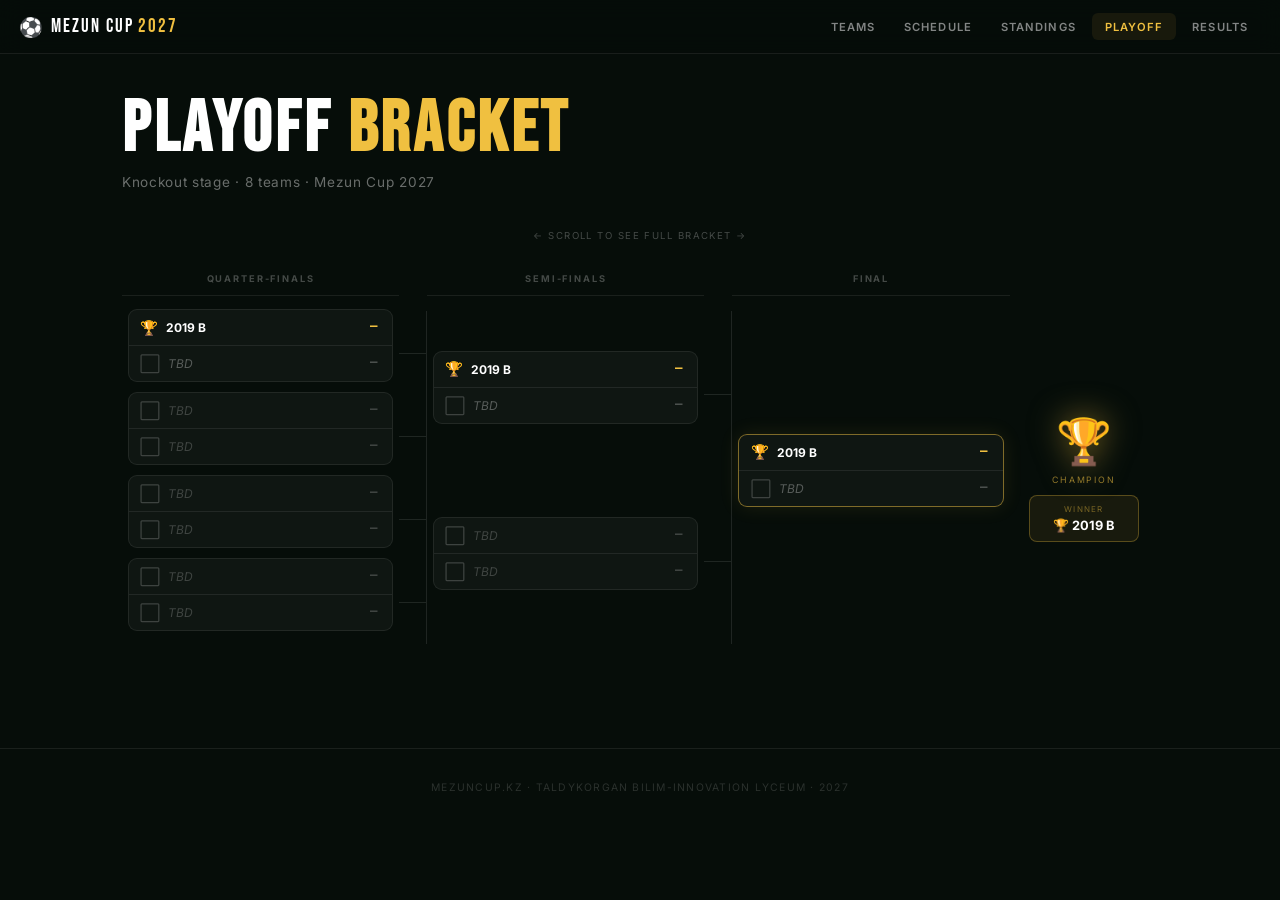
<file: bracket.html>
<!DOCTYPE html>
<html lang="en">
<head>
  <meta charset="UTF-8" /><meta name="viewport" content="width=device-width, initial-scale=1.0" />
  <title>Playoff — Mezun Cup 2027</title>
  <link rel="stylesheet" href="style.css" />
  <style>
    .bracket-scroll { overflow-x: auto; padding-bottom: 1rem; }

    .bracket {
      display: flex; align-items: stretch;
      gap: 0; min-width: 860px;
      padding: 1.5rem 0;
    }

    /* each round column */
    .round {
      display: flex; flex-direction: column; flex: 1; min-width: 160px;
    }
    .round-header {
      text-align: center; font-size: .58rem; font-weight: 700;
      letter-spacing: .2em; text-transform: uppercase;
      color: rgba(255,255,255,.25); padding-bottom: .7rem;
      border-bottom: 1px solid var(--border); margin-bottom: 0;
    }
    .round-body {
      flex: 1; display: flex; flex-direction: column;
      justify-content: space-around; padding: .5rem 0;
    }

    /* connector column */
    .conn { width: 28px; flex-shrink: 0; display: flex; flex-direction: column; padding-top: 2.4rem; }
    .conn-pair { flex: 1; display: flex; flex-direction: column; align-items: flex-end; justify-content: center; }
    .conn-top    { flex: 1; width: 1px; background: rgba(255,255,255,.1); align-self: flex-end; }
    .conn-mid    { width: 28px; height: 1px; background: rgba(255,255,255,.1); }
    .conn-bot    { flex: 1; width: 1px; background: rgba(255,255,255,.1); align-self: flex-end; }

    /* match block */
    .bm {
      background: var(--card); border: 1px solid var(--border);
      border-radius: 9px; overflow: hidden; margin: 5px 6px;
      transition: border-color .2s;
    }
    .bm:hover { border-color: rgba(37,168,84,.3); }
    .bm.champion { border-color: rgba(240,192,64,.5); box-shadow: 0 0 20px rgba(240,192,64,.1); }

    .bm-slot {
      display: flex; align-items: center; gap: .5rem;
      padding: .5rem .7rem; font-size: .75rem;
    }
    .bm-slot + .bm-slot { border-top: 1px solid var(--border); }
    .bm-slot .s-icon { font-size: .9rem; flex-shrink: 0; }
    .bm-slot .s-name { flex: 1; color: rgba(255,255,255,.2); font-style: italic; font-weight: 400; }
    .bm-slot .s-name.real { color: var(--white); font-style: normal; font-weight: 700; }
    .bm-slot .s-score { font-family: 'Bebas Neue',sans-serif; font-size: .95rem; color: rgba(255,255,255,.2); min-width: 14px; text-align: center; }
    .bm-slot.won .s-name  { color: var(--white); font-style: normal; font-weight: 700; }
    .bm-slot.won .s-score { color: var(--gold); }
    .bm-slot.lost .s-name  { color: rgba(255,255,255,.3); }
    .bm-slot.lost .s-score { color: rgba(255,255,255,.25); }

    /* trophy column */
    .trophy-col {
      display: flex; flex-direction: column; align-items: center; justify-content: center;
      padding: 0 1.2rem; flex-shrink: 0; padding-top: 2.4rem;
    }
    .trophy-icon { font-size: 2.8rem; filter: drop-shadow(0 0 16px rgba(240,192,64,.5)); animation: tFloat 3s ease-in-out infinite; }
    @keyframes tFloat { 0%,100%{transform:translateY(0)} 50%{transform:translateY(-6px)} }
    .trophy-label { font-size: .55rem; letter-spacing: .2em; text-transform: uppercase; color: var(--gold); opacity: .6; margin-top: .4rem; }
    .champ-box { margin-top: .6rem; background: rgba(240,192,64,.08); border: 1px solid rgba(240,192,64,.3); border-radius: 8px; padding: .5rem .9rem; text-align: center; min-width: 110px; }
    .champ-box .cl { font-size: .5rem; letter-spacing: .15em; text-transform: uppercase; color: rgba(240,192,64,.45); margin-bottom: .25rem; }
    .champ-box .cn { font-size: .8rem; color: rgba(255,255,255,.2); font-style: italic; }
    .champ-box .cn.real { color: var(--white); font-style: normal; font-weight: 700; }
  </style>
</head>
<body>
  <nav class="navbar">
    <a class="nav-logo" href="index.html"><span class="logo-icon">⚽</span><span class="logo-text">MEZUN CUP <span class="logo-year">2027</span></span></a>
    <div class="nav-links">
      <a href="teams.html">Teams</a>
      <a href="schedule.html">Schedule</a>
      <a href="standings.html">Standings</a>
      <a href="bracket.html" class="active">Playoff</a>
      <a href="results.html">Results</a>
    </div>
  </nav>
  <!-- mobile bottom nav -->
  <nav class="mobile-nav">
    <div class="mobile-nav-links">
      <a href="teams.html"><span class="mn-icon">🏃</span>Teams</a>
      <a href="schedule.html"><span class="mn-icon">📅</span>Schedule</a>
      <a href="standings.html"><span class="mn-icon">📊</span>Standings</a>
      <a href="bracket.html" class="active"><span class="mn-icon">🏆</span>Playoff</a>
      <a href="results.html"><span class="mn-icon">⚡</span>Results</a>
    </div>
  </nav>

  <main class="page">
    <div class="page-header">
      <h1>PLAYOFF <span>BRACKET</span></h1>
      <p>Knockout stage · 8 teams · Mezun Cup 2027</p>
    </div>

    <div style="font-size:.6rem;letter-spacing:.15em;text-transform:uppercase;color:rgba(255,255,255,.25);margin-bottom:.5rem;text-align:center">← Scroll to see full bracket →</div>
    <div class="bracket-scroll">
      <div class="bracket">

        <!-- ── QUARTER-FINALS ── -->
        <div class="round">
          <div class="round-header">Quarter-finals</div>
          <div class="round-body">

            <div class="bm">
              <div class="bm-slot won"><span class="s-icon">🏆</span><span class="s-name real">2019 B</span><span class="s-score">—</span></div>
              <div class="bm-slot lost"><span class="s-icon" style="opacity:.2">⬜</span><span class="s-name">TBD</span><span class="s-score">—</span></div>
            </div>

            <div class="bm">
              <div class="bm-slot"><span class="s-icon" style="opacity:.2">⬜</span><span class="s-name">TBD</span><span class="s-score">—</span></div>
              <div class="bm-slot"><span class="s-icon" style="opacity:.2">⬜</span><span class="s-name">TBD</span><span class="s-score">—</span></div>
            </div>

            <div class="bm">
              <div class="bm-slot"><span class="s-icon" style="opacity:.2">⬜</span><span class="s-name">TBD</span><span class="s-score">—</span></div>
              <div class="bm-slot"><span class="s-icon" style="opacity:.2">⬜</span><span class="s-name">TBD</span><span class="s-score">—</span></div>
            </div>

            <div class="bm">
              <div class="bm-slot"><span class="s-icon" style="opacity:.2">⬜</span><span class="s-name">TBD</span><span class="s-score">—</span></div>
              <div class="bm-slot"><span class="s-icon" style="opacity:.2">⬜</span><span class="s-name">TBD</span><span class="s-score">—</span></div>
            </div>

          </div>
        </div>

        <!-- connector QF→SF -->
        <div class="conn">
          <div class="conn-pair" style="flex:1"><div style="display:flex;flex-direction:column;align-items:flex-end;height:100%"><div class="conn-top"></div><div class="conn-mid"></div><div class="conn-bot"></div></div></div>
          <div class="conn-pair" style="flex:1"><div style="display:flex;flex-direction:column;align-items:flex-end;height:100%"><div class="conn-top"></div><div class="conn-mid"></div><div class="conn-bot"></div></div></div>
          <div class="conn-pair" style="flex:1"><div style="display:flex;flex-direction:column;align-items:flex-end;height:100%"><div class="conn-top"></div><div class="conn-mid"></div><div class="conn-bot"></div></div></div>
          <div class="conn-pair" style="flex:1"><div style="display:flex;flex-direction:column;align-items:flex-end;height:100%"><div class="conn-top"></div><div class="conn-mid"></div><div class="conn-bot"></div></div></div>
        </div>

        <!-- ── SEMI-FINALS ── -->
        <div class="round">
          <div class="round-header">Semi-finals</div>
          <div class="round-body">

            <div class="bm" style="margin:auto 6px">
              <div class="bm-slot won"><span class="s-icon">🏆</span><span class="s-name real">2019 B</span><span class="s-score">—</span></div>
              <div class="bm-slot lost"><span class="s-icon" style="opacity:.2">⬜</span><span class="s-name">TBD</span><span class="s-score">—</span></div>
            </div>

            <div class="bm" style="margin:auto 6px">
              <div class="bm-slot"><span class="s-icon" style="opacity:.2">⬜</span><span class="s-name">TBD</span><span class="s-score">—</span></div>
              <div class="bm-slot"><span class="s-icon" style="opacity:.2">⬜</span><span class="s-name">TBD</span><span class="s-score">—</span></div>
            </div>

          </div>
        </div>

        <!-- connector SF→F -->
        <div class="conn">
          <div class="conn-pair" style="flex:1"><div style="display:flex;flex-direction:column;align-items:flex-end;height:100%"><div class="conn-top"></div><div class="conn-mid"></div><div class="conn-bot"></div></div></div>
          <div class="conn-pair" style="flex:1"><div style="display:flex;flex-direction:column;align-items:flex-end;height:100%"><div class="conn-top"></div><div class="conn-mid"></div><div class="conn-bot"></div></div></div>
        </div>

        <!-- ── FINAL ── -->
        <div class="round">
          <div class="round-header">Final</div>
          <div class="round-body" style="justify-content:center">
            <div class="bm champion" style="margin:0 6px">
              <div class="bm-slot won"><span class="s-icon">🏆</span><span class="s-name real">2019 B</span><span class="s-score">—</span></div>
              <div class="bm-slot lost"><span class="s-icon" style="opacity:.2">⬜</span><span class="s-name">TBD</span><span class="s-score">—</span></div>
            </div>
          </div>
        </div>

        <!-- ── TROPHY ── -->
        <div class="trophy-col">
          <div class="trophy-icon">🏆</div>
          <div class="trophy-label">Champion</div>
          <div class="champ-box">
            <div class="cl">Winner</div>
            <div class="cn real">🏆 2019 B</div>
          </div>
        </div>

      </div>
    </div>
  </main>
  <footer class="footer">mezuncup.kz · Taldykorgan Bilim-Innovation Lyceum · 2027</footer>
</body>
</html>
</file>
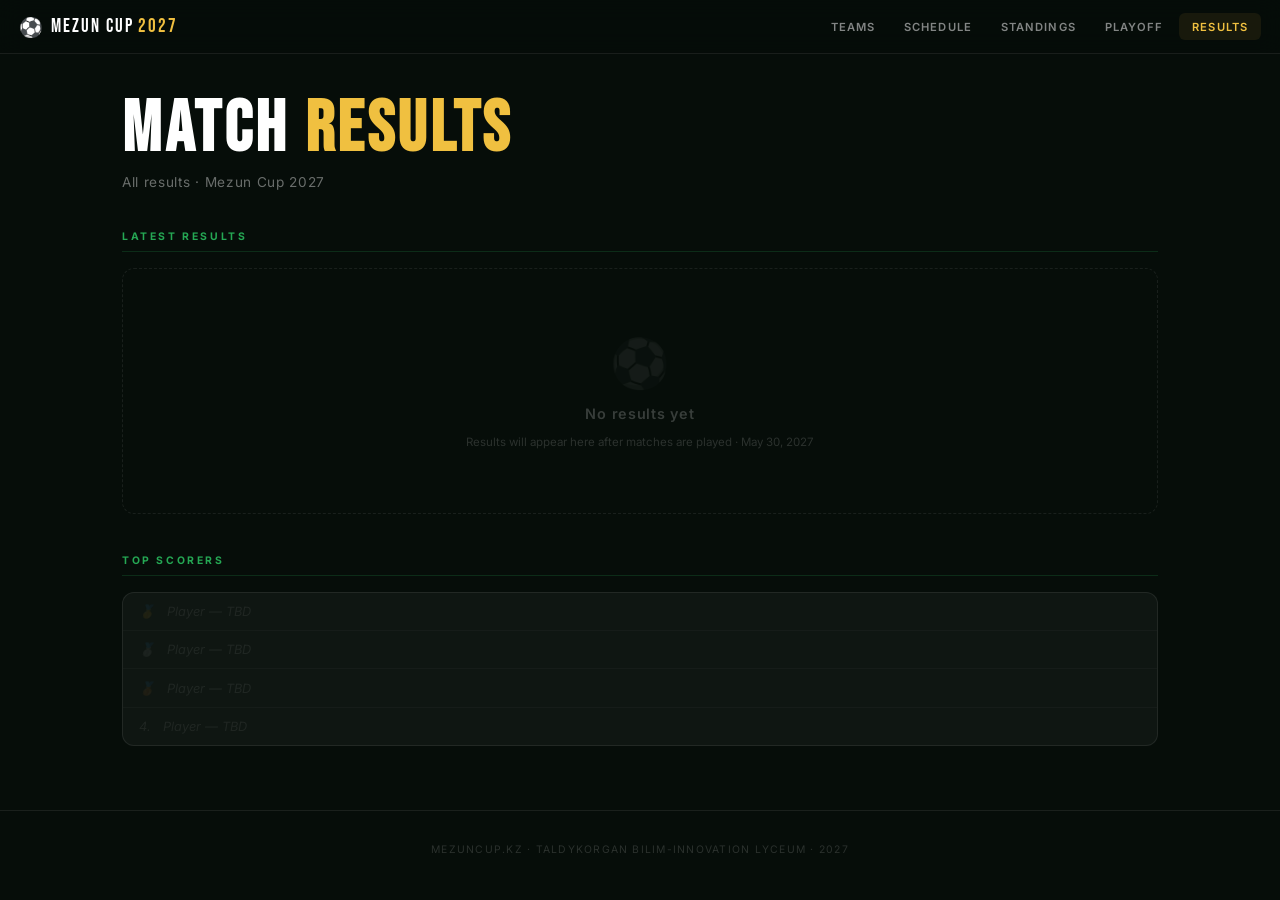
<file: results.html>
<!DOCTYPE html>
<html lang="en">
<head>
  <meta charset="UTF-8" /><meta name="viewport" content="width=device-width, initial-scale=1.0" />
  <title>Results — Mezun Cup 2027</title>
  <link rel="stylesheet" href="style.css" />
  <style>
    .results-grid { display: grid; grid-template-columns: repeat(auto-fill, minmax(300px, 1fr)); gap: 1rem; }

    .result-card { background: var(--card); border: 1px solid var(--border); border-radius: 12px; overflow: hidden; }
    .result-card-top { display: flex; justify-content: space-between; align-items: center; padding: .55rem 1rem; background: rgba(255,255,255,.02); font-size: .58rem; letter-spacing: .1em; text-transform: uppercase; color: rgba(255,255,255,.25); border-bottom: 1px solid var(--border); }

    .result-body { display: grid; grid-template-columns: 1fr auto 1fr; align-items: center; padding: 1.2rem 1rem; gap: .5rem; }
    .res-team { display: flex; flex-direction: column; align-items: center; gap: .3rem; }
    .res-icon { font-size: 1.6rem; opacity: .2; }
    .res-name { font-size: .75rem; color: rgba(255,255,255,.2); font-style: italic; text-align: center; }
    .res-score-wrap { text-align: center; }
    .res-score { font-family: 'Bebas Neue',sans-serif; font-size: 2.2rem; letter-spacing: .1em; color: rgba(255,255,255,.2); line-height: 1; }
    .res-score .sep { color: rgba(255,255,255,.1); }
    .res-min { font-size: .6rem; color: rgba(255,255,255,.2); margin-top: .15rem; }

    .result-card-bottom { padding: .55rem 1rem; border-top: 1px solid var(--border); display: flex; gap: .5rem; flex-wrap: wrap; }
    .goal-item { font-size: .62rem; color: rgba(255,255,255,.2); font-style: italic; }

    /* empty state */
    .empty-state { grid-column: 1 / -1; display: flex; flex-direction: column; align-items: center; justify-content: center; gap: .8rem; padding: 4rem 2rem; border: 1px dashed rgba(255,255,255,.08); border-radius: 12px; color: rgba(255,255,255,.2); text-align: center; }
    .empty-state .e-icon { font-size: 3rem; opacity: .3; }
    .empty-state .e-title { font-size: .9rem; font-weight: 600; letter-spacing: .05em; }
    .empty-state .e-sub { font-size: .72rem; color: rgba(255,255,255,.15); }

    /* scorers */
    .scorer-row { display: flex; align-items: center; gap: 1rem; padding: .7rem 1rem; border-bottom: 1px solid var(--border); }
    .scorer-rank { font-family: 'Bebas Neue',sans-serif; font-size: 1.2rem; color: rgba(255,255,255,.15); width: 26px; text-align: center; }
    .scorer-info { flex: 1; }
    .scorer-name { font-size: .82rem; color: rgba(255,255,255,.2); font-style: italic; }
    .scorer-team { font-size: .62rem; color: rgba(255,255,255,.15); margin-top: .1rem; }
    .scorer-goals { font-family: 'Bebas Neue',sans-serif; font-size: 1.2rem; color: rgba(255,255,255,.15); }
    .scorer-goals span { font-size: .6rem; color: rgba(255,255,255,.12); font-family: 'Inter',sans-serif; font-weight: 400; }

    .tbd-row-inner { display: flex; align-items: center; gap: 1rem; padding: .7rem 1rem; border-bottom: 1px solid var(--border); opacity: .35; }
  </style>
</head>
<body>
  <nav class="navbar">
    <a class="nav-logo" href="index.html"><span class="logo-icon">⚽</span><span class="logo-text">MEZUN CUP <span class="logo-year">2027</span></span></a>
    <div class="nav-links">
      <a href="teams.html">Teams</a>
      <a href="schedule.html">Schedule</a>
      <a href="standings.html">Standings</a>
      <a href="bracket.html">Playoff</a>
      <a href="results.html" class="active">Results</a>
    </div>
  </nav>
  <!-- mobile bottom nav -->
  <nav class="mobile-nav">
    <div class="mobile-nav-links">
      <a href="teams.html"><span class="mn-icon">🏃</span>Teams</a>
      <a href="schedule.html"><span class="mn-icon">📅</span>Schedule</a>
      <a href="standings.html"><span class="mn-icon">📊</span>Standings</a>
      <a href="bracket.html"><span class="mn-icon">🏆</span>Playoff</a>
      <a href="results.html" class="active"><span class="mn-icon">⚡</span>Results</a>
    </div>
  </nav>

  <main class="page">
    <div class="page-header">
      <h1>MATCH <span>RESULTS</span></h1>
      <p>All results · Mezun Cup 2027</p>
    </div>

    <div class="section-title">Latest results</div>
    <div class="results-grid">
      <div class="empty-state">
        <span class="e-icon">⚽</span>
        <span class="e-title">No results yet</span>
        <span class="e-sub">Results will appear here after matches are played · May 30, 2027</span>
      </div>
    </div>

    <!-- Top scorers placeholder -->
    <div style="margin-top:2.5rem">
      <div class="section-title">Top Scorers</div>
      <div class="card">
        <div class="tbd-row-inner"><span style="font-size:.8rem;color:rgba(255,255,255,.2);font-style:italic">🥇 &nbsp; Player — TBD</span></div>
        <div class="tbd-row-inner"><span style="font-size:.8rem;color:rgba(255,255,255,.2);font-style:italic">🥈 &nbsp; Player — TBD</span></div>
        <div class="tbd-row-inner"><span style="font-size:.8rem;color:rgba(255,255,255,.2);font-style:italic">🥉 &nbsp; Player — TBD</span></div>
        <div class="tbd-row-inner" style="border:none"><span style="font-size:.8rem;color:rgba(255,255,255,.2);font-style:italic">4. &nbsp; Player — TBD</span></div>
      </div>
    </div>

  </main>
  <footer class="footer">mezuncup.kz · Taldykorgan Bilim-Innovation Lyceum · 2027</footer>
</body>
</html>
</file>
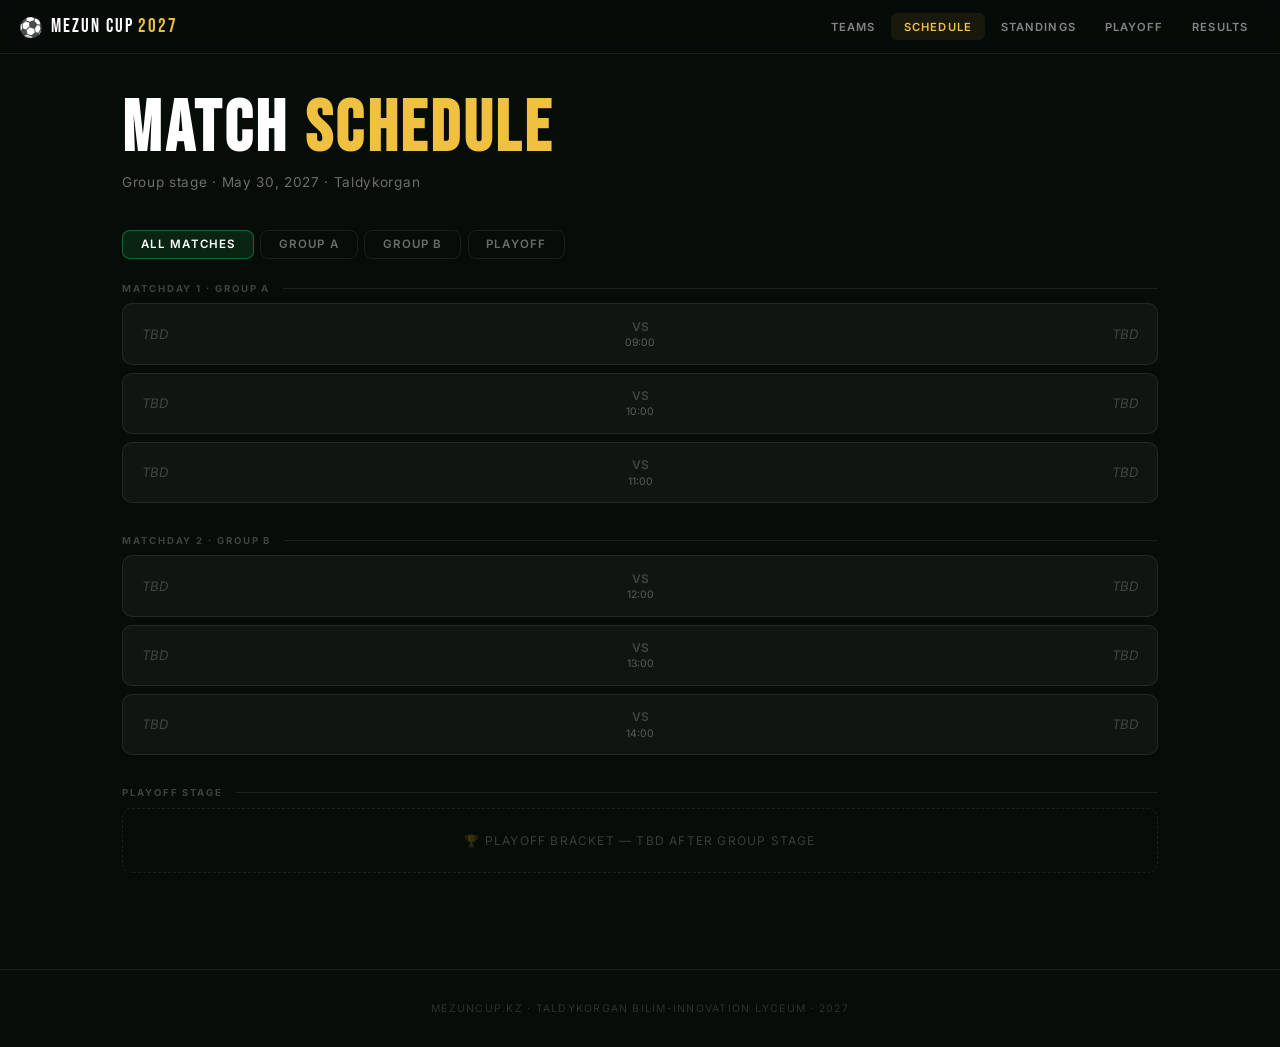
<file: schedule.html>
<!DOCTYPE html>
<html lang="en">
<head>
  <meta charset="UTF-8" /><meta name="viewport" content="width=device-width, initial-scale=1.0" />
  <title>Schedule — Mezun Cup 2027</title>
  <link rel="stylesheet" href="style.css" />
  <style>
    .group-tabs { display: flex; gap: .4rem; margin-bottom: 1.5rem; flex-wrap: wrap; }
    .tab-btn { padding: .4rem 1.1rem; border-radius: 8px; border: 1px solid var(--border); background: transparent; color: rgba(255,255,255,.4); font-size: .72rem; font-weight: 600; letter-spacing: .1em; text-transform: uppercase; cursor: pointer; transition: all .2s; font-family: 'Inter', sans-serif; }
    .tab-btn.active, .tab-btn:hover { background: rgba(37,168,84,.15); border-color: rgba(37,168,84,.5); color: var(--white); }

    .matchday { margin-bottom: 2rem; }
    .matchday-label { font-size: .6rem; font-weight: 700; letter-spacing: .2em; text-transform: uppercase; color: rgba(255,255,255,.22); margin-bottom: .6rem; display: flex; align-items: center; gap: .8rem; }
    .matchday-label::after { content:''; flex:1; height:1px; background:var(--border); }

    .match-row { display: grid; grid-template-columns: 1fr auto 1fr; align-items: center; padding: .9rem 1.2rem; margin-bottom: .5rem; background: var(--card); border: 1px solid var(--border); border-radius: 10px; transition: border-color .2s; }
    .match-row:hover { border-color: rgba(37,168,84,.25); }

    .match-team { display: flex; align-items: center; gap: .6rem; }
    .match-team.away { flex-direction: row-reverse; text-align: right; }
    .team-n { font-size: .82rem; font-weight: 600; color: rgba(255,255,255,.5); }
    .team-n.tbd { color: rgba(255,255,255,.2); font-style: italic; font-weight: 400; }

    .match-center { text-align: center; padding: 0 1rem; }
    .vs-badge { font-size: .75rem; color: rgba(255,255,255,.2); font-weight: 600; }
    .match-time { font-size: .65rem; color: rgba(255,255,255,.3); margin-top: .15rem; }

    .tbd-notice { display: flex; align-items: center; justify-content: center; gap: .6rem; padding: 1.5rem; border: 1px dashed rgba(255,255,255,.08); border-radius: 10px; color: rgba(255,255,255,.2); font-size: .75rem; letter-spacing: .1em; text-transform: uppercase; margin-bottom: .5rem; }
  </style>
</head>
<body>
  <nav class="navbar">
    <a class="nav-logo" href="index.html"><span class="logo-icon">⚽</span><span class="logo-text">MEZUN CUP <span class="logo-year">2027</span></span></a>
    <div class="nav-links">
      <a href="teams.html">Teams</a>
      <a href="schedule.html" class="active">Schedule</a>
      <a href="standings.html">Standings</a>
      <a href="bracket.html">Playoff</a>
      <a href="results.html">Results</a>
    </div>
  </nav>
  <!-- mobile bottom nav -->
  <nav class="mobile-nav">
    <div class="mobile-nav-links">
      <a href="teams.html"><span class="mn-icon">🏃</span>Teams</a>
      <a href="schedule.html" class="active"><span class="mn-icon">📅</span>Schedule</a>
      <a href="standings.html"><span class="mn-icon">📊</span>Standings</a>
      <a href="bracket.html"><span class="mn-icon">🏆</span>Playoff</a>
      <a href="results.html"><span class="mn-icon">⚡</span>Results</a>
    </div>
  </nav>

  <main class="page">
    <div class="page-header">
      <h1>MATCH <span>SCHEDULE</span></h1>
      <p>Group stage · May 30, 2027 · Taldykorgan</p>
    </div>

    <div class="group-tabs">
      <button class="tab-btn active">All matches</button>
      <button class="tab-btn">Group A</button>
      <button class="tab-btn">Group B</button>
      <button class="tab-btn">Playoff</button>
    </div>

    <!-- Matchday 1 -->
    <div class="matchday">
      <div class="matchday-label">Matchday 1 · Group A</div>
      <div class="match-row">
        <div class="match-team"><span class="team-n tbd">TBD</span></div>
        <div class="match-center"><div class="vs-badge">VS</div><div class="match-time">09:00</div></div>
        <div class="match-team away"><span class="team-n tbd">TBD</span></div>
      </div>
      <div class="match-row">
        <div class="match-team"><span class="team-n tbd">TBD</span></div>
        <div class="match-center"><div class="vs-badge">VS</div><div class="match-time">10:00</div></div>
        <div class="match-team away"><span class="team-n tbd">TBD</span></div>
      </div>
      <div class="match-row">
        <div class="match-team"><span class="team-n tbd">TBD</span></div>
        <div class="match-center"><div class="vs-badge">VS</div><div class="match-time">11:00</div></div>
        <div class="match-team away"><span class="team-n tbd">TBD</span></div>
      </div>
    </div>

    <!-- Matchday 2 -->
    <div class="matchday">
      <div class="matchday-label">Matchday 2 · Group B</div>
      <div class="match-row">
        <div class="match-team"><span class="team-n tbd">TBD</span></div>
        <div class="match-center"><div class="vs-badge">VS</div><div class="match-time">12:00</div></div>
        <div class="match-team away"><span class="team-n tbd">TBD</span></div>
      </div>
      <div class="match-row">
        <div class="match-team"><span class="team-n tbd">TBD</span></div>
        <div class="match-center"><div class="vs-badge">VS</div><div class="match-time">13:00</div></div>
        <div class="match-team away"><span class="team-n tbd">TBD</span></div>
      </div>
      <div class="match-row">
        <div class="match-team"><span class="team-n tbd">TBD</span></div>
        <div class="match-center"><div class="vs-badge">VS</div><div class="match-time">14:00</div></div>
        <div class="match-team away"><span class="team-n tbd">TBD</span></div>
      </div>
    </div>

    <!-- Playoff -->
    <div class="matchday">
      <div class="matchday-label">Playoff Stage</div>
      <div class="tbd-notice">🏆 Playoff bracket — TBD after group stage</div>
    </div>

  </main>
  <footer class="footer">mezuncup.kz · Taldykorgan Bilim-Innovation Lyceum · 2027</footer>
  <script>
    document.querySelectorAll('.tab-btn').forEach(btn => {
      btn.addEventListener('click', () => { document.querySelectorAll('.tab-btn').forEach(b=>b.classList.remove('active')); btn.classList.add('active'); });
    });
  </script>
</body>
</html>
</file>
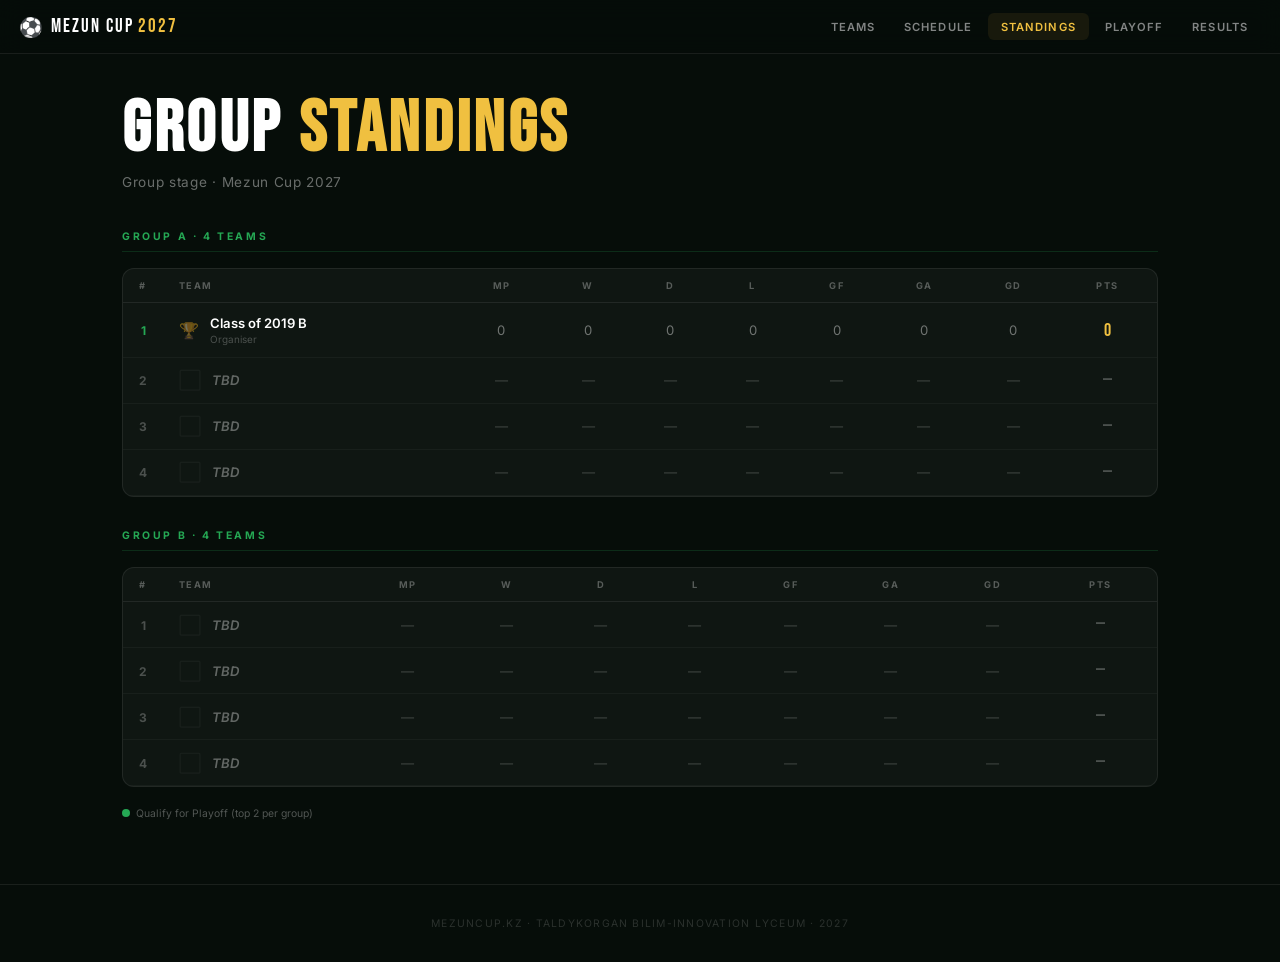
<file: standings.html>
<!DOCTYPE html>
<html lang="en">
<head>
  <meta charset="UTF-8" /><meta name="viewport" content="width=device-width, initial-scale=1.0" />
  <title>Standings — Mezun Cup 2027</title>
  <link rel="stylesheet" href="style.css" />
  <style>
    .table-wrap { overflow-x: auto; }
    table { width: 100%; border-collapse: collapse; font-size: .82rem; }
    thead th { padding: .7rem 1rem; text-align: center; font-size: .58rem; font-weight: 700; letter-spacing: .15em; text-transform: uppercase; color: rgba(255,255,255,.3); border-bottom: 1px solid var(--border); }
    thead th.left { text-align: left; }
    tbody tr { border-bottom: 1px solid rgba(255,255,255,.04); transition: background .15s; }
    tbody tr:hover { background: rgba(255,255,255,.03); }
    tbody td { padding: .75rem 1rem; text-align: center; color: rgba(255,255,255,.4); }
    tbody td.left { text-align: left; }

    .pos { font-weight: 700; color: rgba(255,255,255,.25); font-size: .75rem; }
    .pos.qualify { color: var(--green2); }

    .team-cell { display: flex; align-items: center; gap: .7rem; }
    .t-icon { font-size: 1rem; }
    .t-name { font-weight: 600; color: rgba(255,255,255,.35); font-style: italic; }
    .t-name.real { color: var(--white); font-style: normal; }
    .t-sub  { font-size: .62rem; color: rgba(255,255,255,.25); margin-top: .1rem; }

    .pts { font-family: 'Bebas Neue', sans-serif; font-size: 1.1rem; color: rgba(255,255,255,.25); }
    .pts.real { color: var(--gold); }

    .tbd-row td { color: rgba(255,255,255,.2) !important; }

    .legend { display: flex; gap: 1.5rem; margin-top: 1rem; flex-wrap: wrap; }
    .legend-item { display: flex; align-items: center; gap: .4rem; font-size: .65rem; color: rgba(255,255,255,.3); }
    .legend-dot { width: 8px; height: 8px; border-radius: 50%; }
  </style>
</head>
<body>
  <nav class="navbar">
    <a class="nav-logo" href="index.html"><span class="logo-icon">⚽</span><span class="logo-text">MEZUN CUP <span class="logo-year">2027</span></span></a>
    <div class="nav-links">
      <a href="teams.html">Teams</a>
      <a href="schedule.html">Schedule</a>
      <a href="standings.html" class="active">Standings</a>
      <a href="bracket.html">Playoff</a>
      <a href="results.html">Results</a>
    </div>
  </nav>
  <!-- mobile bottom nav -->
  <nav class="mobile-nav">
    <div class="mobile-nav-links">
      <a href="teams.html"><span class="mn-icon">🏃</span>Teams</a>
      <a href="schedule.html"><span class="mn-icon">📅</span>Schedule</a>
      <a href="standings.html" class="active"><span class="mn-icon">📊</span>Standings</a>
      <a href="bracket.html"><span class="mn-icon">🏆</span>Playoff</a>
      <a href="results.html"><span class="mn-icon">⚡</span>Results</a>
    </div>
  </nav>

  <main class="page">
    <div class="page-header">
      <h1>GROUP <span>STANDINGS</span></h1>
      <p>Group stage · Mezun Cup 2027</p>
    </div>

    <div class="section-title" style="margin-bottom:1rem">Group A · 4 teams</div>
    <div class="card table-wrap" style="margin-bottom:2rem">
      <table>
        <thead><tr><th style="width:36px">#</th><th class="left">Team</th><th>MP</th><th>W</th><th>D</th><th>L</th><th>GF</th><th>GA</th><th>GD</th><th>PTS</th></tr></thead>
        <tbody>
          <tr>
            <td><span class="pos qualify">1</span></td>
            <td class="left"><div class="team-cell"><span class="t-icon">🏆</span><div><div class="t-name real">Class of 2019 B</div><div class="t-sub">Organiser</div></div></div></td>
            <td>0</td><td>0</td><td>0</td><td>0</td><td>0</td><td>0</td><td>0</td><td><span class="pts real">0</span></td>
          </tr>
          <tr class="tbd-row">
            <td><span class="pos">2</span></td>
            <td class="left"><div class="team-cell"><span class="t-icon" style="opacity:.2">⬜</span><div><div class="t-name">TBD</div></div></div></td>
            <td>—</td><td>—</td><td>—</td><td>—</td><td>—</td><td>—</td><td>—</td><td><span class="pts">—</span></td>
          </tr>
          <tr class="tbd-row">
            <td><span class="pos">3</span></td>
            <td class="left"><div class="team-cell"><span class="t-icon" style="opacity:.2">⬜</span><div><div class="t-name">TBD</div></div></div></td>
            <td>—</td><td>—</td><td>—</td><td>—</td><td>—</td><td>—</td><td>—</td><td><span class="pts">—</span></td>
          </tr>
          <tr class="tbd-row">
            <td><span class="pos">4</span></td>
            <td class="left"><div class="team-cell"><span class="t-icon" style="opacity:.2">⬜</span><div><div class="t-name">TBD</div></div></div></td>
            <td>—</td><td>—</td><td>—</td><td>—</td><td>—</td><td>—</td><td>—</td><td><span class="pts">—</span></td>
          </tr>
        </tbody>
      </table>
    </div>

    <div class="section-title" style="margin-bottom:1rem">Group B · 4 teams</div>
    <div class="card table-wrap">
      <table>
        <thead><tr><th style="width:36px">#</th><th class="left">Team</th><th>MP</th><th>W</th><th>D</th><th>L</th><th>GF</th><th>GA</th><th>GD</th><th>PTS</th></tr></thead>
        <tbody>
          <tr class="tbd-row"><td><span class="pos">1</span></td><td class="left"><div class="team-cell"><span class="t-icon" style="opacity:.2">⬜</span><div><div class="t-name">TBD</div></div></div></td><td>—</td><td>—</td><td>—</td><td>—</td><td>—</td><td>—</td><td>—</td><td><span class="pts">—</span></td></tr>
          <tr class="tbd-row"><td><span class="pos">2</span></td><td class="left"><div class="team-cell"><span class="t-icon" style="opacity:.2">⬜</span><div><div class="t-name">TBD</div></div></div></td><td>—</td><td>—</td><td>—</td><td>—</td><td>—</td><td>—</td><td>—</td><td><span class="pts">—</span></td></tr>
          <tr class="tbd-row"><td><span class="pos">3</span></td><td class="left"><div class="team-cell"><span class="t-icon" style="opacity:.2">⬜</span><div><div class="t-name">TBD</div></div></div></td><td>—</td><td>—</td><td>—</td><td>—</td><td>—</td><td>—</td><td>—</td><td><span class="pts">—</span></td></tr>
          <tr class="tbd-row"><td><span class="pos">4</span></td><td class="left"><div class="team-cell"><span class="t-icon" style="opacity:.2">⬜</span><div><div class="t-name">TBD</div></div></div></td><td>—</td><td>—</td><td>—</td><td>—</td><td>—</td><td>—</td><td>—</td><td><span class="pts">—</span></td></tr>
        </tbody>
      </table>
    </div>

    <div class="legend" style="margin-top:1.2rem">
      <div class="legend-item"><div class="legend-dot" style="background:var(--green2)"></div>Qualify for Playoff (top 2 per group)</div>
    </div>
  </main>
  <footer class="footer">mezuncup.kz · Taldykorgan Bilim-Innovation Lyceum · 2027</footer>
</body>
</html>
</file>
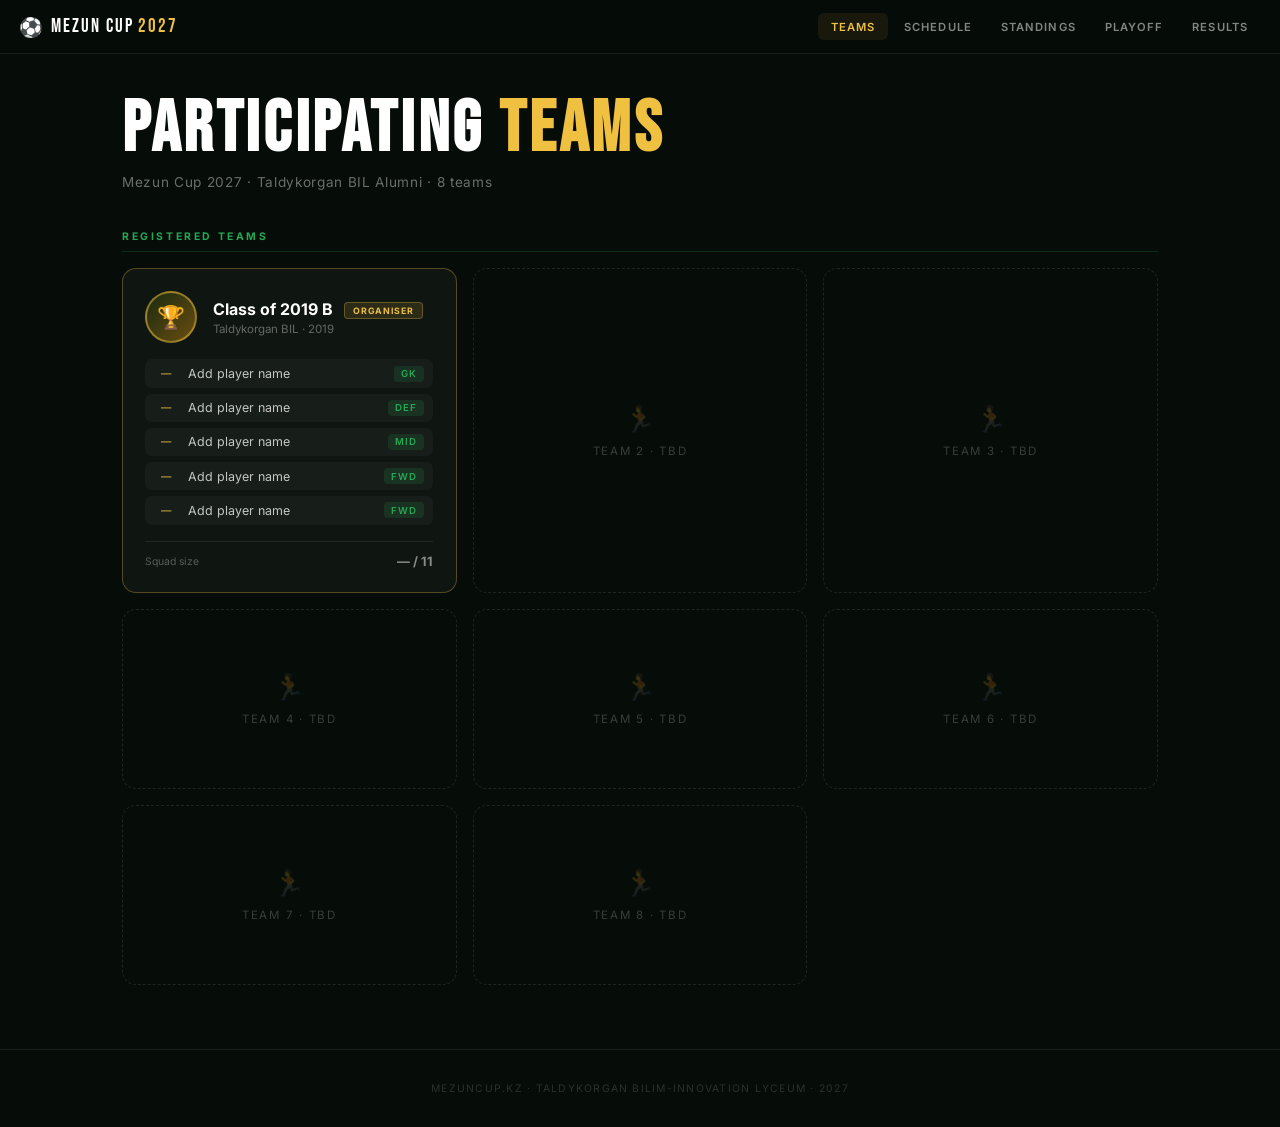
<file: teams.html>
<!DOCTYPE html>
<html lang="en">
<head>
  <meta charset="UTF-8" /><meta name="viewport" content="width=device-width, initial-scale=1.0" />
  <title>Teams — Mezun Cup 2027</title>
  <link rel="stylesheet" href="style.css" />
  <style>
    .teams-grid { display: grid; grid-template-columns: repeat(auto-fill, minmax(280px, 1fr)); gap: 1rem; }

    .team-card { background: var(--card); border: 1px solid var(--border); border-radius: 14px; padding: 1.4rem; display: flex; flex-direction: column; gap: 1rem; transition: border-color .25s, transform .2s; }
    .team-card:hover { border-color: rgba(37,168,84,.4); transform: translateY(-2px); }
    .team-card.organiser { border-color: rgba(240,192,64,.3); }

    .team-header { display: flex; align-items: center; gap: 1rem; }
    .team-badge { width: 52px; height: 52px; border-radius: 50%; background: linear-gradient(135deg, var(--dark2), var(--green)); border: 2px solid rgba(37,168,84,.4); display: flex; align-items: center; justify-content: center; font-size: 1.4rem; flex-shrink: 0; }
    .team-badge.gold-badge { background: linear-gradient(135deg,#1a2a10,#6a4e10); border-color: rgba(240,192,64,.5); }
    .team-info h3 { font-size: 1rem; font-weight: 700; }
    .team-info p { font-size: .72rem; color: rgba(255,255,255,.35); margin-top: .2rem; }

    .org-tag { display: inline-block; background: rgba(240,192,64,.12); border: 1px solid rgba(240,192,64,.3); color: var(--gold); font-size: .55rem; font-weight: 700; letter-spacing: .1em; padding: .1rem .5rem; border-radius: 4px; text-transform: uppercase; margin-left: .4rem; vertical-align: middle; }

    .team-players { display: flex; flex-direction: column; gap: .35rem; }
    .player-row { display: flex; align-items: center; gap: .7rem; padding: .4rem .6rem; border-radius: 7px; background: rgba(255,255,255,.03); font-size: .78rem; }
    .player-num { width: 22px; text-align: center; font-size: .65rem; font-weight: 700; color: var(--gold); opacity: .7; }
    .player-name { flex: 1; color: rgba(255,255,255,.75); }
    .player-pos { font-size: .6rem; font-weight: 600; letter-spacing: .08em; padding: .15rem .45rem; border-radius: 4px; background: rgba(37,168,84,.15); color: var(--green2); }

    .team-footer { display: flex; justify-content: space-between; align-items: center; padding-top: .8rem; border-top: 1px solid var(--border); }
    .team-footer span { font-size: .65rem; color: rgba(255,255,255,.3); }
    .team-footer strong { font-size: .8rem; color: rgba(255,255,255,.5); }

    .tbd-card { background: transparent; border: 1px dashed rgba(255,255,255,.1); border-radius: 14px; padding: 1.4rem; display: flex; flex-direction: column; align-items: center; justify-content: center; gap: .6rem; min-height: 180px; }
    .tbd-card .tbd-icon { font-size: 1.6rem; opacity: .2; }
    .tbd-card .tbd-text { font-size: .72rem; letter-spacing: .15em; text-transform: uppercase; color: rgba(255,255,255,.2); }
  </style>
</head>
<body>
  <nav class="navbar">
    <a class="nav-logo" href="index.html"><span class="logo-icon">⚽</span><span class="logo-text">MEZUN CUP <span class="logo-year">2027</span></span></a>
    <div class="nav-links">
      <a href="teams.html" class="active">Teams</a>
      <a href="schedule.html">Schedule</a>
      <a href="standings.html">Standings</a>
      <a href="bracket.html">Playoff</a>
      <a href="results.html">Results</a>
    </div>
  </nav>
  <!-- mobile bottom nav -->
  <nav class="mobile-nav">
    <div class="mobile-nav-links">
      <a href="teams.html" class="active"><span class="mn-icon">🏃</span>Teams</a>
      <a href="schedule.html"><span class="mn-icon">📅</span>Schedule</a>
      <a href="standings.html"><span class="mn-icon">📊</span>Standings</a>
      <a href="bracket.html"><span class="mn-icon">🏆</span>Playoff</a>
      <a href="results.html"><span class="mn-icon">⚡</span>Results</a>
    </div>
  </nav>

  <main class="page">
    <div class="page-header">
      <h1>PARTICIPATING <span>TEAMS</span></h1>
      <p>Mezun Cup 2027 · Taldykorgan BIL Alumni · 8 teams</p>
    </div>

    <div class="section-title">Registered teams</div>
    <div class="teams-grid">

      <!-- 2019 B — organiser, only real team -->
      <div class="team-card organiser">
        <div class="team-header">
          <div class="team-badge gold-badge">🏆</div>
          <div class="team-info">
            <h3>Class of 2019 B <span class="org-tag">Organiser</span></h3>
            <p>Taldykorgan BIL · 2019</p>
          </div>
        </div>
        <div class="team-players">
          <div class="player-row"><span class="player-num">—</span><span class="player-name">Add player name</span><span class="player-pos">GK</span></div>
          <div class="player-row"><span class="player-num">—</span><span class="player-name">Add player name</span><span class="player-pos">DEF</span></div>
          <div class="player-row"><span class="player-num">—</span><span class="player-name">Add player name</span><span class="player-pos">MID</span></div>
          <div class="player-row"><span class="player-num">—</span><span class="player-name">Add player name</span><span class="player-pos">FWD</span></div>
          <div class="player-row"><span class="player-num">—</span><span class="player-name">Add player name</span><span class="player-pos">FWD</span></div>
        </div>
        <div class="team-footer"><span>Squad size</span><strong>— / 11</strong></div>
      </div>

      <!-- 7 TBD slots -->
      <div class="tbd-card"><span class="tbd-icon">🏃</span><span class="tbd-text">Team 2 · TBD</span></div>
      <div class="tbd-card"><span class="tbd-icon">🏃</span><span class="tbd-text">Team 3 · TBD</span></div>
      <div class="tbd-card"><span class="tbd-icon">🏃</span><span class="tbd-text">Team 4 · TBD</span></div>
      <div class="tbd-card"><span class="tbd-icon">🏃</span><span class="tbd-text">Team 5 · TBD</span></div>
      <div class="tbd-card"><span class="tbd-icon">🏃</span><span class="tbd-text">Team 6 · TBD</span></div>
      <div class="tbd-card"><span class="tbd-icon">🏃</span><span class="tbd-text">Team 7 · TBD</span></div>
      <div class="tbd-card"><span class="tbd-icon">🏃</span><span class="tbd-text">Team 8 · TBD</span></div>

    </div>
  </main>
  <footer class="footer">mezuncup.kz · Taldykorgan Bilim-Innovation Lyceum · 2027</footer>
</body>
</html>
</file>
<file: style.css>
@import url('https://fonts.googleapis.com/css2?family=Bebas+Neue&family=Inter:wght@300;400;500;600;700&display=swap');

*, *::before, *::after { margin: 0; padding: 0; box-sizing: border-box; }

:root {
  --green:  #1a7a3c;
  --green2: #25a854;
  --gold:   #f0c040;
  --gold2:  #ffd966;
  --dark:   #060d09;
  --dark2:  #0d1f12;
  --dark3:  #0a1a0f;
  --card:   rgba(255,255,255,0.04);
  --border: rgba(255,255,255,0.08);
  --white:  #ffffff;
}

html, body {
  min-height: 100vh;
  background: var(--dark);
  color: var(--white);
  font-family: 'Inter', sans-serif;
}

/* ── NAVBAR ── */
.navbar {
  position: sticky; top: 0; z-index: 100;
  display: flex; align-items: center; justify-content: space-between;
  padding: 0 1.2rem;
  height: 54px;
  background: rgba(6,13,9,0.92);
  backdrop-filter: blur(12px);
  border-bottom: 1px solid var(--border);
}
.nav-logo {
  display: flex; align-items: center; gap: 0.5rem;
  text-decoration: none; color: var(--white); flex-shrink: 0;
}
.nav-logo .logo-icon { font-size: 1.2rem; }
.nav-logo .logo-text { font-family: 'Bebas Neue', sans-serif; font-size: 1.2rem; letter-spacing: 0.1em; }
.nav-logo .logo-year { color: var(--gold); }

/* desktop links */
.nav-links { display: flex; gap: 0.2rem; }
.nav-links a {
  padding: 0.4rem 0.8rem; border-radius: 6px;
  font-size: 0.7rem; font-weight: 600; letter-spacing: 0.1em; text-transform: uppercase;
  color: rgba(255,255,255,0.5); text-decoration: none;
  transition: color 0.2s, background 0.2s;
}
.nav-links a:hover  { color: var(--white); background: rgba(255,255,255,0.06); }
.nav-links a.active { color: var(--gold); background: rgba(240,192,64,0.08); }

/* hamburger button — hidden on desktop */
.nav-burger {
  display: none; flex-direction: column; gap: 5px; cursor: pointer;
  padding: 6px; border: none; background: transparent;
}
.nav-burger span { display: block; width: 22px; height: 2px; background: rgba(255,255,255,0.6); border-radius: 2px; transition: all .25s; }

/* mobile bottom nav */
.mobile-nav {
  display: none;
  position: fixed; bottom: 0; left: 0; right: 0; z-index: 100;
  background: rgba(6,13,9,0.96); backdrop-filter: blur(16px);
  border-top: 1px solid var(--border);
  padding: 0.5rem 0 calc(0.5rem + env(safe-area-inset-bottom));
}
.mobile-nav-links {
  display: flex; justify-content: space-around; align-items: center;
}
.mobile-nav-links a {
  display: flex; flex-direction: column; align-items: center; gap: 0.2rem;
  text-decoration: none; color: rgba(255,255,255,0.4);
  font-size: 0.55rem; font-weight: 600; letter-spacing: 0.08em; text-transform: uppercase;
  padding: 0.3rem 0.6rem; border-radius: 8px; transition: color .2s;
  min-width: 52px;
}
.mobile-nav-links a .mn-icon { font-size: 1.2rem; }
.mobile-nav-links a.active { color: var(--gold); }
.mobile-nav-links a:hover  { color: var(--white); }

@media (max-width: 640px) {
  .nav-links { display: none; }
  .nav-burger { display: flex; }
  .mobile-nav { display: block; }
  .page { padding-bottom: 5rem; }
  .footer { margin-bottom: 4rem; }
}

/* ── PAGE WRAPPER ── */
.page { max-width: 1100px; margin: 0 auto; padding: 2.5rem 2rem 4rem; }

/* ── PAGE HEADER ── */
.page-header { margin-bottom: 2.5rem; }
.page-header h1 {
  font-family: 'Bebas Neue', sans-serif;
  font-size: clamp(2.5rem, 6vw, 4.5rem);
  letter-spacing: 0.05em; line-height: 1;
  color: var(--white);
}
.page-header h1 span { color: var(--gold); }
.page-header p { margin-top: 0.5rem; font-size: 0.85rem; color: rgba(255,255,255,0.4); letter-spacing: 0.05em; }

/* ── SECTION TITLE ── */
.section-title {
  font-size: 0.65rem; font-weight: 700; letter-spacing: 0.25em;
  text-transform: uppercase; color: var(--green2);
  margin-bottom: 1rem; padding-bottom: 0.5rem;
  border-bottom: 1px solid rgba(37,168,84,0.2);
}

/* ── COMING SOON BADGE ── */
.coming-badge {
  display: inline-flex; align-items: center; gap: 0.4rem;
  padding: 0.3rem 0.8rem; border-radius: 2rem;
  background: rgba(240,192,64,0.1); border: 1px solid rgba(240,192,64,0.3);
  color: var(--gold); font-size: 0.65rem; font-weight: 600; letter-spacing: 0.1em; text-transform: uppercase;
  margin-bottom: 1.5rem;
}

/* ── CARD ── */
.card {
  background: var(--card);
  border: 1px solid var(--border);
  border-radius: 12px;
  overflow: hidden;
}

/* ── SCROLLBAR ── */
::-webkit-scrollbar { width: 5px; }
::-webkit-scrollbar-track { background: var(--dark); }
::-webkit-scrollbar-thumb { background: var(--green); border-radius: 3px; }

/* ── FOOTER ── */
.footer {
  text-align: center; padding: 2rem;
  font-size: 0.65rem; letter-spacing: 0.12em; text-transform: uppercase;
  color: rgba(255,255,255,0.15);
  border-top: 1px solid var(--border);
}
</file>
